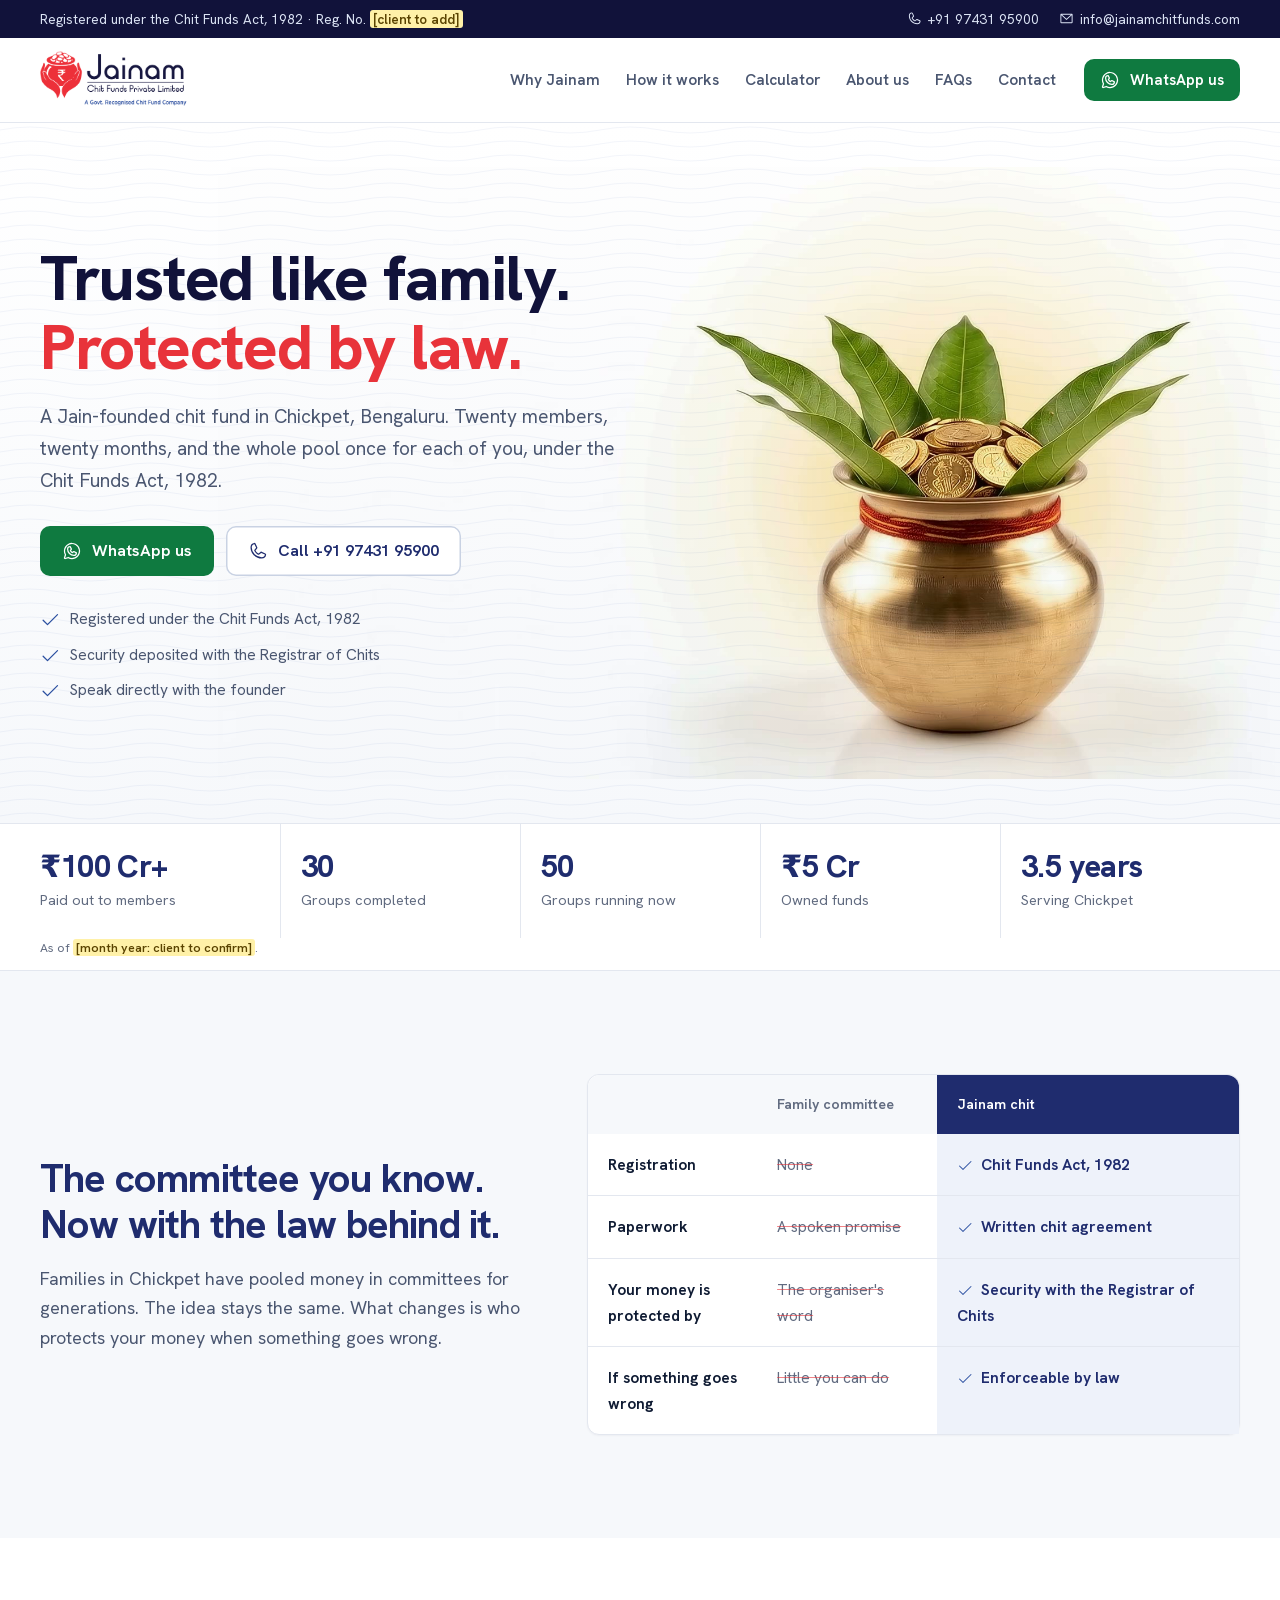
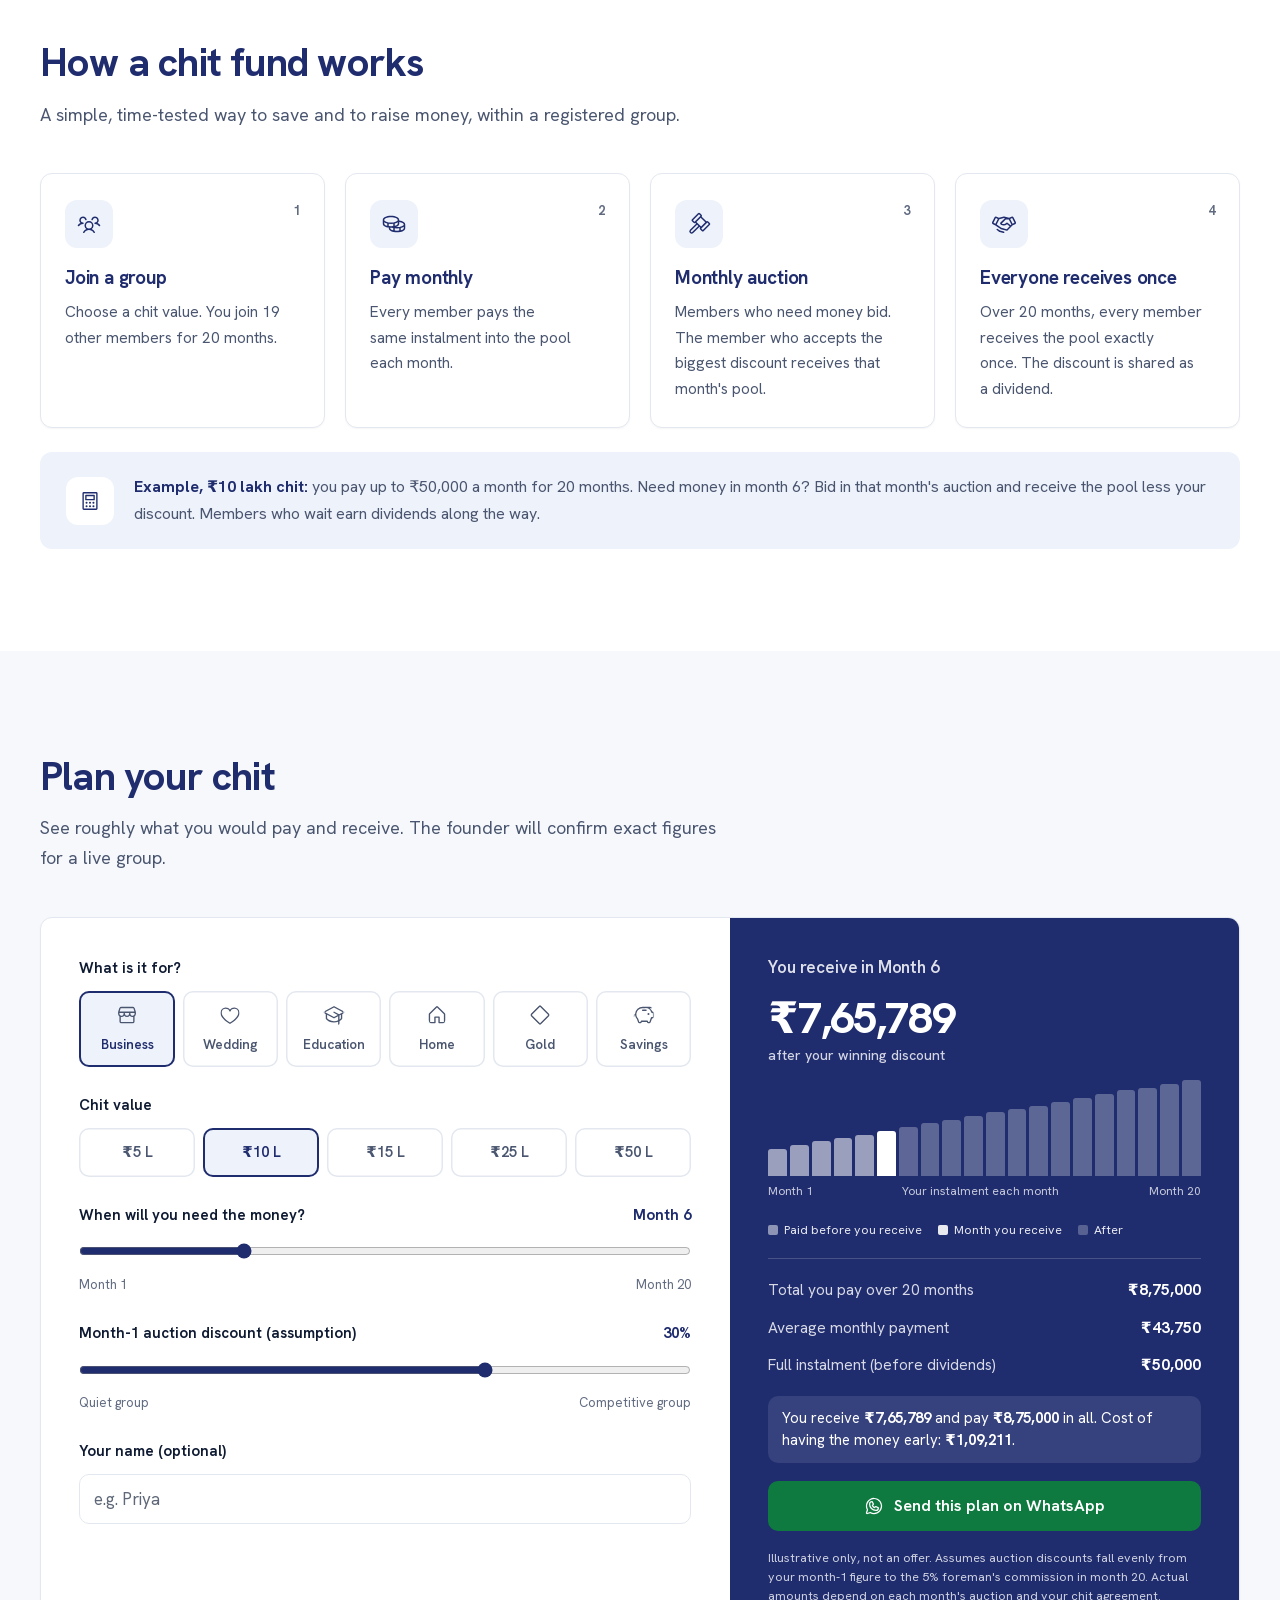
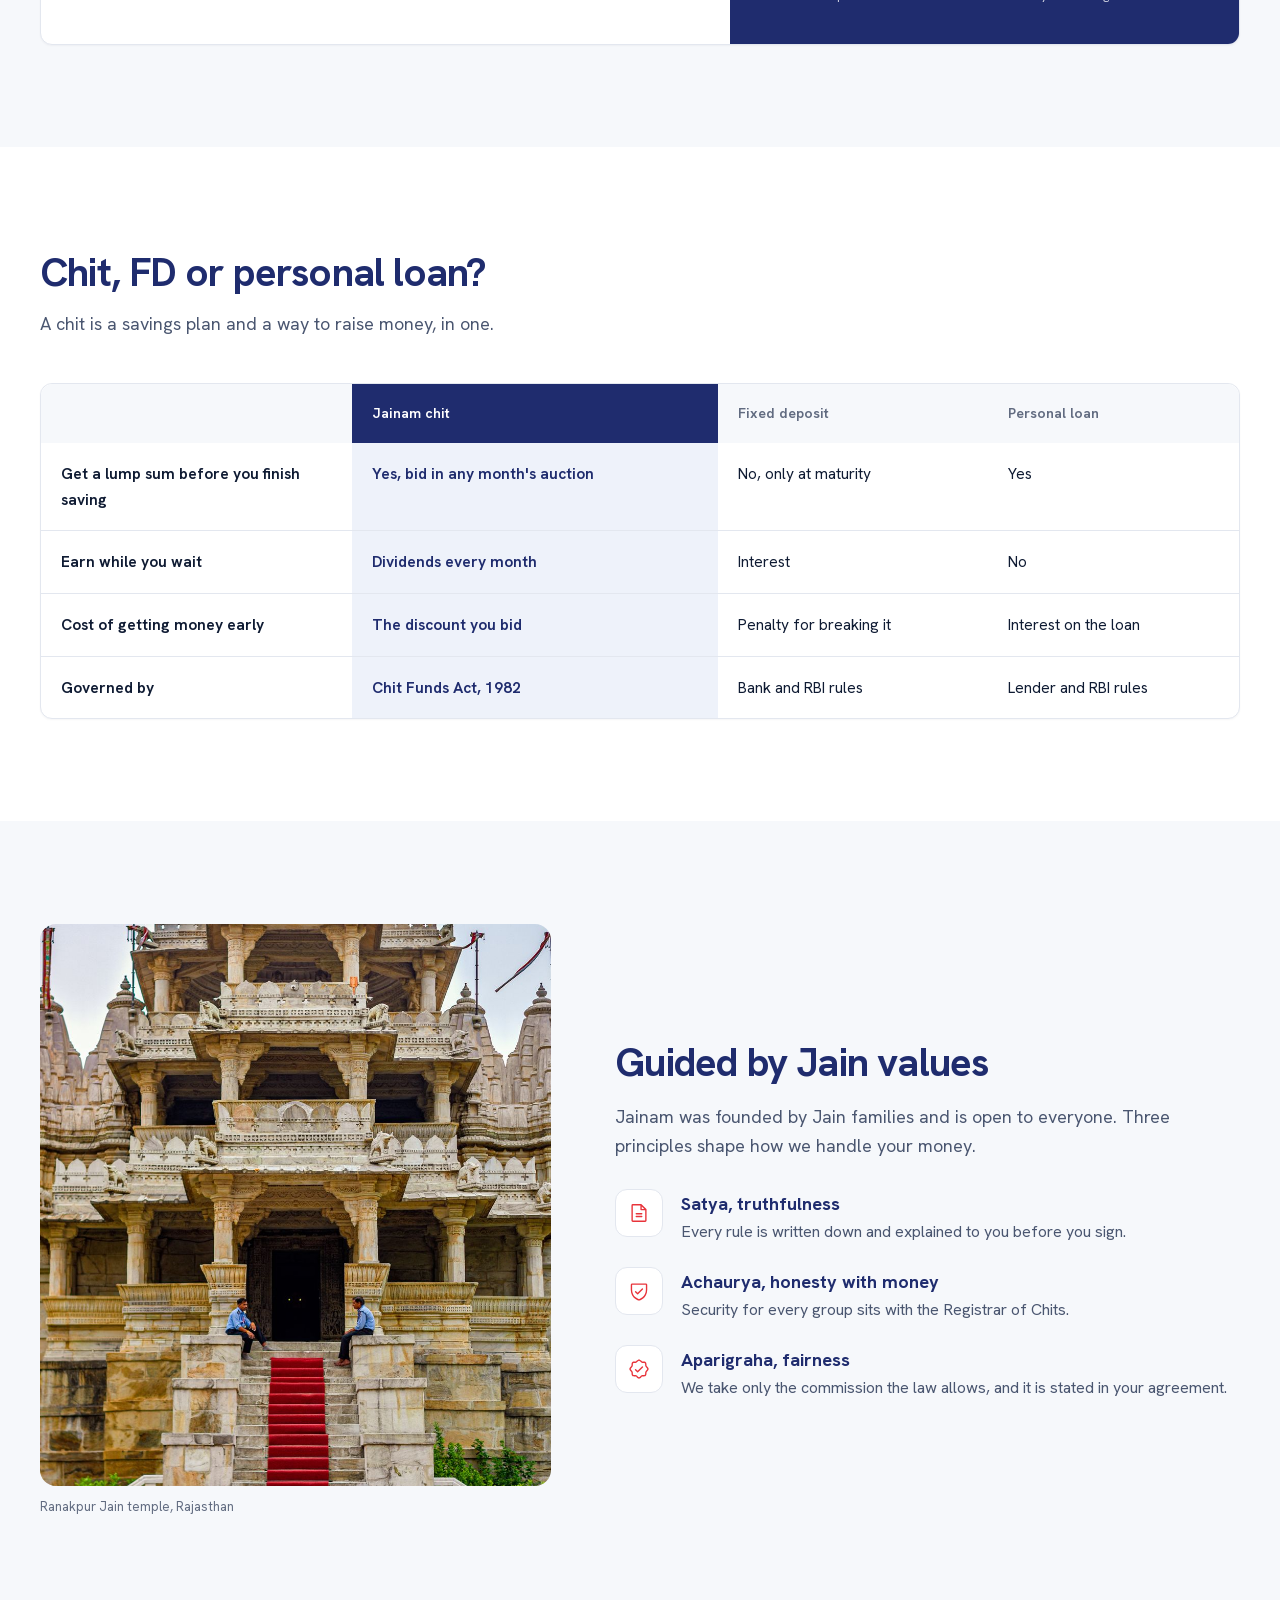
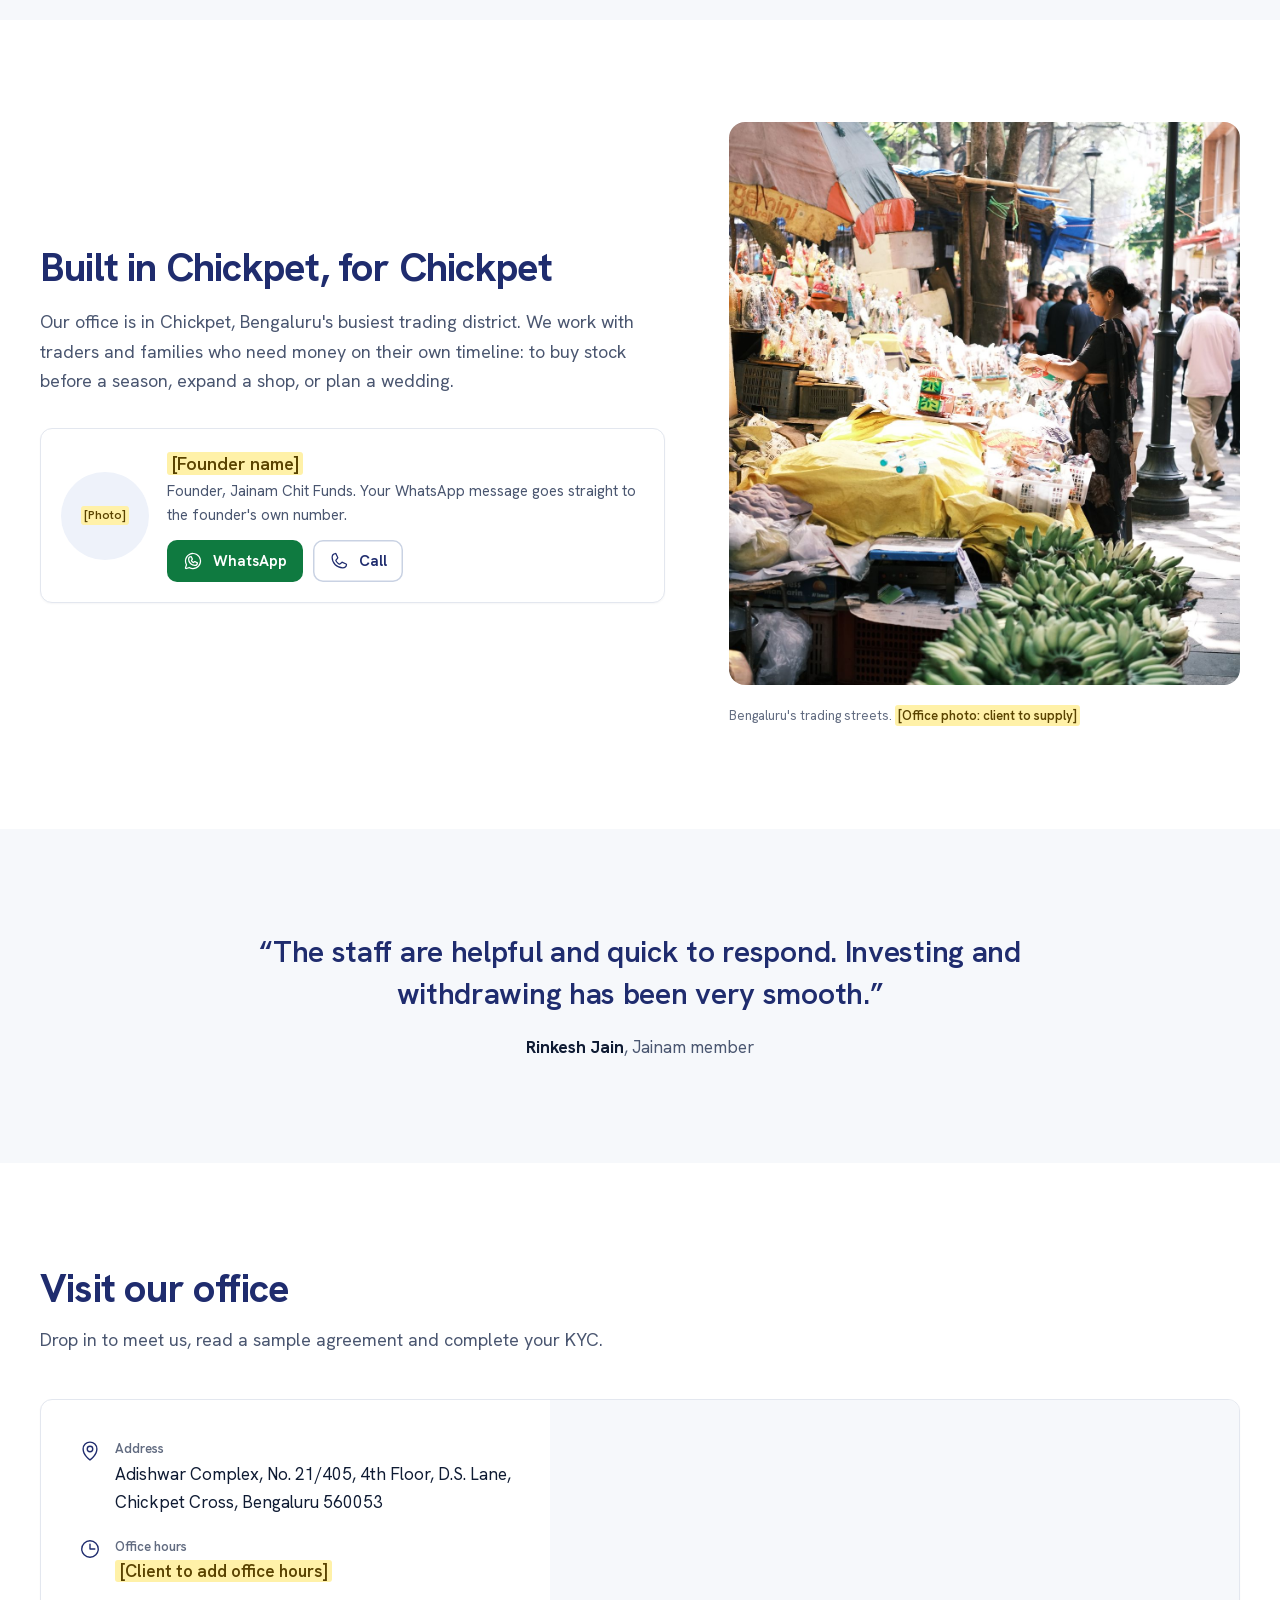
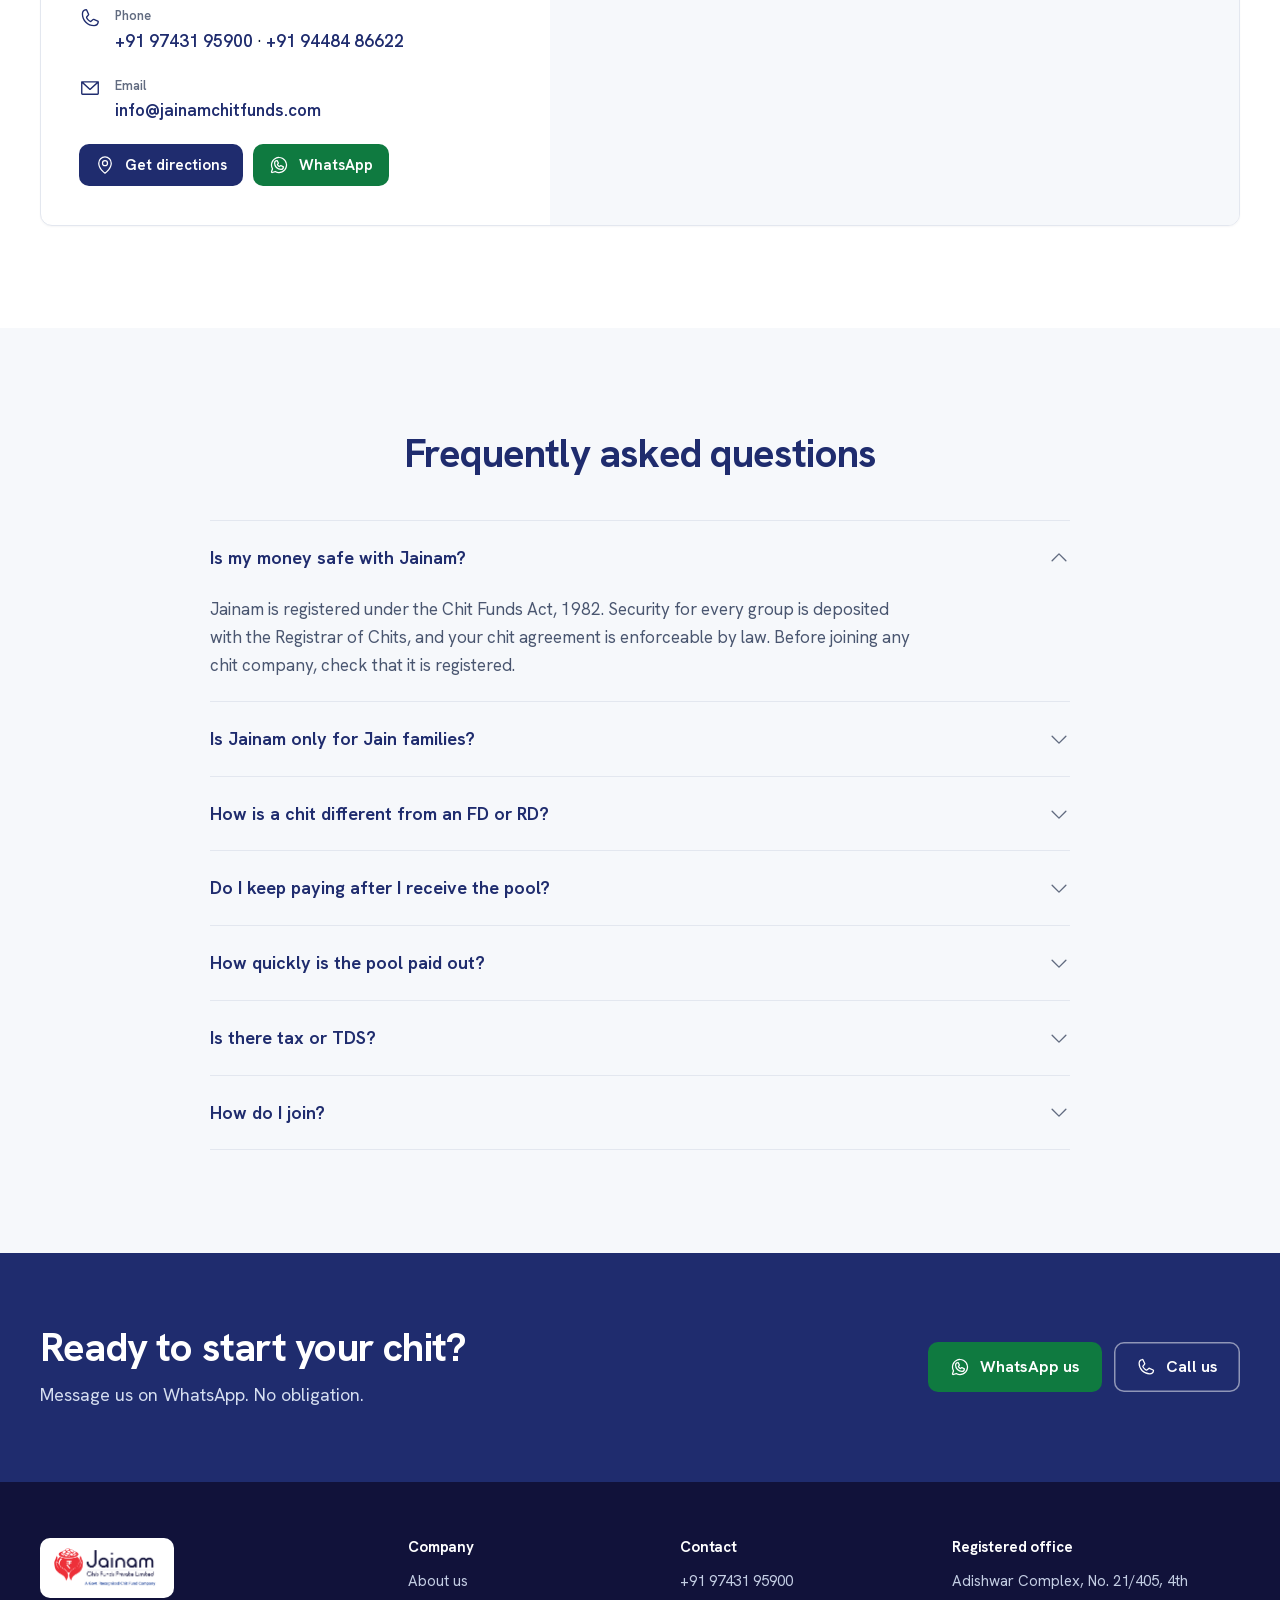
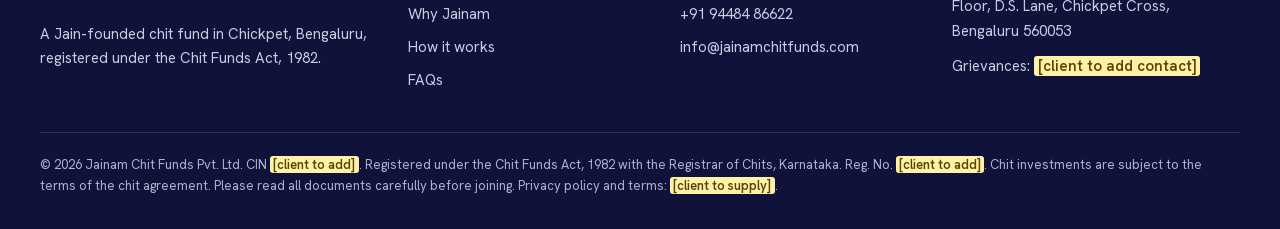
<file: index.html>
<!doctype html>
<html lang="en-IN">
<head>
<meta charset="utf-8">
<meta name="viewport" content="width=device-width, initial-scale=1">
<title>Jainam Chit Funds | Jain-founded, registered chit fund in Chickpet, Bengaluru</title>
<meta name="description" content="Jainam Chit Funds is a Jain-founded chit fund in Chickpet, Bengaluru, registered under the Chit Funds Act, 1982. Chit plans from ₹5 lakh to ₹50 lakh over 20 months.">
<meta name="theme-color" content="#11123a">
<link rel="preload" href="assets/fonts/hanken-latin.woff2" as="font" type="font/woff2" crossorigin>
<link rel="stylesheet" href="assets/pro/pro.css">
<link rel="stylesheet" href="assets/ultimate/ultimate.css">
<script type="module" src="assets/pro/pro.js"></script>
<script type="module" src="assets/ultimate/ultimate.js"></script>
</head>
<body data-wa="919743195900" data-greeting="Jai Jinendra!">

<div class="utility">
  <div class="wrap">
    <span class="reg">Registered under the Chit Funds Act, 1982<span class="regno"> · Reg. No. <span class="todo">[client to add]</span></span></span>
    <div class="right">
      <a href="tel:+919743195900"><span class="ico" data-i="phone"></span>+91 97431 95900</a>
      <a class="email" href="mailto:info@jainamchitfunds.com"><span class="ico" data-i="envelope-simple"></span>info@jainamchitfunds.com</a>
    </div>
  </div>
</div>

<header class="header">
  <div class="wrap">
    <a class="brand" href="#top"><img src="assets/brand/jainam-logo.png" alt="Jainam Chit Funds Private Limited, a Govt. recognised chit fund company" width="852" height="322"></a>
    <nav class="nav" aria-label="Main">
      <a href="#committee">Why Jainam</a><a href="#how">How it works</a><a href="#calculator">Calculator</a><a href="#about">About us</a><a href="#faq">FAQs</a><a href="#visit">Contact</a>
    </nav>
    <details class="menu">
      <summary aria-label="Menu"><span class="ico" data-i="list"></span></summary>
      <nav class="nav" aria-label="Main, mobile">
        <a href="#committee">Why Jainam</a><a href="#how">How it works</a><a href="#calculator">Calculator</a><a href="#about">About us</a><a href="#faq">FAQs</a><a href="#visit">Contact</a>
      </nav>
    </details>
    <a class="btn btn-wa btn-sm" href="https://wa.me/919743195900?text=Jai%20Jinendra!%20I%27d%20like%20to%20know%20about%20Jainam%27s%20chit%20plans." target="_blank" rel="noopener"><span class="ico" data-i="whatsapp-logo"></span>WhatsApp us</a>
  </div>
</header>

<main id="top">

<section class="hero" aria-labelledby="hero-title">
  <video class="kalash" muted loop playsinline preload="auto" poster="assets/video/kalash-poster.jpg" aria-hidden="true" data-kalash>
    <source src="assets/video/kalash.mp4" type="video/mp4">
  </video>
  <div class="wrap">
    <div class="copy">
      <h1 id="hero-title">Trusted like family. <span class="red">Protected by law.</span></h1>
      <p class="sub">A Jain-founded chit fund in Chickpet, Bengaluru. Twenty members, twenty months, and the whole pool once for each of you, under the Chit Funds Act, 1982.</p>
      <div class="actions">
        <a class="btn btn-wa" href="https://wa.me/919743195900?text=Jai%20Jinendra!%20I%27d%20like%20to%20know%20about%20Jainam%27s%20chit%20plans." target="_blank" rel="noopener"><span class="ico" data-i="whatsapp-logo"></span>WhatsApp us</a>
        <a class="btn btn-line" href="tel:+919743195900"><span class="ico" data-i="phone"></span>Call +91 97431 95900</a>
      </div>
      <ul class="ticks">
        <li><span class="ico" data-i="check"></span>Registered under the Chit Funds Act, 1982</li>
        <li><span class="ico" data-i="check"></span>Security deposited with the Registrar of Chits</li>
        <li><span class="ico" data-i="check"></span>Speak directly with the founder</li>
      </ul>
    </div>
  </div>
</section>

<section class="facts" aria-label="Jainam in numbers">
  <div class="wrap">
    <div class="stat"><b>₹100 Cr+</b><span>Paid out to members</span></div>
    <div class="stat"><b>30</b><span>Groups completed</span></div>
    <div class="stat"><b>50</b><span>Groups running now</span></div>
    <div class="stat"><b>₹5 Cr</b><span>Owned funds</span></div>
    <div class="stat"><b>3.5 years</b><span>Serving Chickpet</span></div>
    <p class="note">As of <span class="todo">[month year: client to confirm]</span>.</p>
  </div>
</section>

<section class="section tint" id="committee">
  <div class="wrap committee">
    <div>
      <h2>The committee you know. Now with the law behind it.</h2>
      <p class="lede">Families in Chickpet have pooled money in committees for generations. The idea stays the same. What changes is who protects your money when something goes wrong.</p>
    </div>
    <div class="card">
      <table class="compare">
        <thead><tr><th scope="col"><span class="sr">Question</span></th><th scope="col">Family committee</th><th scope="col" class="us">Jainam chit</th></tr></thead>
        <tbody>
          <tr><th scope="row">Registration</th><td class="old" data-label="Committee">None</td><td class="us" data-label="Jainam"><span class="ico" data-i="check"></span>Chit Funds Act, 1982</td></tr>
          <tr><th scope="row">Paperwork</th><td class="old" data-label="Committee">A spoken promise</td><td class="us" data-label="Jainam"><span class="ico" data-i="check"></span>Written chit agreement</td></tr>
          <tr><th scope="row">Your money is protected by</th><td class="old" data-label="Committee">The organiser's word</td><td class="us" data-label="Jainam"><span class="ico" data-i="check"></span>Security with the Registrar of Chits</td></tr>
          <tr><th scope="row">If something goes wrong</th><td class="old" data-label="Committee">Little you can do</td><td class="us" data-label="Jainam"><span class="ico" data-i="check"></span>Enforceable by law</td></tr>
        </tbody>
      </table>
    </div>
  </div>
</section>

<section class="section" id="how">
  <div class="wrap">
    <div class="intro">
      <h2>How a chit fund works</h2>
      <p>A simple, time-tested way to save and to raise money, within a registered group.</p>
    </div>
    <ol class="steps">
      <li class="card"><span class="well"><span class="ico" data-i="users-three"></span></span><h3>Join a group</h3><p>Choose a chit value. You join 19 other members for 20 months.</p></li>
      <li class="card"><span class="well"><span class="ico" data-i="coins"></span></span><h3>Pay monthly</h3><p>Every member pays the same instalment into the pool each month.</p></li>
      <li class="card"><span class="well"><span class="ico" data-i="gavel"></span></span><h3>Monthly auction</h3><p>Members who need money bid. The member who accepts the biggest discount receives that month's pool.</p></li>
      <li class="card"><span class="well"><span class="ico" data-i="handshake"></span></span><h3>Everyone receives once</h3><p>Over 20 months, every member receives the pool exactly once. The discount is shared as a dividend.</p></li>
    </ol>
    <div class="example">
      <span class="well"><span class="ico" data-i="calculator"></span></span>
      <p><b>Example, ₹10 lakh chit:</b> you pay up to ₹50,000 a month for 20 months. Need money in month 6? Bid in that month's auction and receive the pool less your discount. Members who wait earn dividends along the way.</p>
    </div>
  </div>
</section>

<section class="section tint" id="calculator">
  <div class="wrap">
    <div class="intro">
      <h2>Plan your chit</h2>
      <p>See roughly what you would pay and receive. The founder will confirm exact figures for a live group.</p>
    </div>
    <div class="card calc">
      <form data-calc onsubmit="return false">
        <fieldset class="field">
          <legend>What is it for?</legend>
          <div class="goals">
            <label class="choice"><input type="radio" name="goal" value="Business" checked><span><span class="ico" data-i="storefront"></span>Business</span></label>
            <label class="choice"><input type="radio" name="goal" value="Wedding"><span><span class="ico" data-i="heart"></span>Wedding</span></label>
            <label class="choice"><input type="radio" name="goal" value="Education"><span><span class="ico" data-i="graduation-cap"></span>Education</span></label>
            <label class="choice"><input type="radio" name="goal" value="Home"><span><span class="ico" data-i="house"></span>Home</span></label>
            <label class="choice"><input type="radio" name="goal" value="Gold"><span><span class="ico" data-i="diamond"></span>Gold</span></label>
            <label class="choice"><input type="radio" name="goal" value="Savings"><span><span class="ico" data-i="piggy-bank"></span>Savings</span></label>
          </div>
        </fieldset>
        <fieldset class="field">
          <legend>Chit value</legend>
          <div class="pools">
            <label class="choice"><input type="radio" name="pool" value="500000"><span>₹5 L</span></label>
            <label class="choice"><input type="radio" name="pool" value="1000000" checked><span>₹10 L</span></label>
            <label class="choice"><input type="radio" name="pool" value="1500000"><span>₹15 L</span></label>
            <label class="choice"><input type="radio" name="pool" value="2500000"><span>₹25 L</span></label>
            <label class="choice"><input type="radio" name="pool" value="5000000"><span>₹50 L</span></label>
          </div>
        </fieldset>
        <div class="field">
          <label for="month">When will you need the money? <output data-out="month">Month 6</output></label>
          <input id="month" type="range" name="month" min="1" max="20" value="6">
          <div class="ends"><span>Month 1</span><span>Month 20</span></div>
        </div>
        <div class="field">
          <label for="discount">Month-1 auction discount (assumption) <output data-out="discount">30%</output></label>
          <input id="discount" type="range" name="discount" min="10" max="40" value="30">
          <div class="ends"><span>Quiet group</span><span>Competitive group</span></div>
        </div>
        <div class="field" style="margin-bottom:0">
          <label for="calc-name">Your name (optional)</label>
          <input id="calc-name" type="text" name="name" placeholder="e.g. Priya" autocomplete="given-name">
        </div>
      </form>
      <div class="result" aria-live="polite">
        <h3>You receive in <span data-out="take">Month 6</span></h3>
        <p class="big"><span data-out="receive">₹7,89,474</span><small>after your winning discount</small></p>
        <div>
          <div class="chart" data-out="chart" role="img" aria-label="Your monthly instalment for each of the 20 months"></div>
          <div class="chart-axis" aria-hidden="true"><span>Month 1</span><span>Your instalment each month</span><span>Month 20</span></div>
        </div>
        <div class="bars-legend" aria-hidden="true"><span><i class="k-paid"></i>Paid before you receive</span><span><i class="k-take"></i>Month you receive</span><span><i class="k-due"></i>After</span></div>
        <dl>
          <div><dt>Total you pay over 20 months</dt><dd data-out="total">₹8,68,750</dd></div>
          <div><dt>Average monthly payment</dt><dd data-out="avg">₹43,438</dd></div>
          <div><dt>Full instalment (before dividends)</dt><dd data-out="full">₹50,000</dd></div>
        </dl>
        <p class="net" data-out="net"></p>
        <a class="btn btn-wa" data-send href="https://wa.me/919743195900" target="_blank" rel="noopener"><span class="ico" data-i="whatsapp-logo"></span>Send this plan on WhatsApp</a>
        <p class="fine">Illustrative only, not an offer. Assumes auction discounts fall evenly from your month-1 figure to the 5% foreman's commission in month 20. Actual amounts depend on each month's auction and your chit agreement.</p>
      </div>
    </div>
  </div>
</section>

<section class="section" id="compare">
  <div class="wrap">
    <div class="intro">
      <h2>Chit, FD or personal loan?</h2>
      <p>A chit is a savings plan and a way to raise money, in one.</p>
    </div>
    <div class="card">
      <table class="compare">
        <thead><tr><th scope="col"><span class="sr">Question</span></th><th scope="col" class="us">Jainam chit</th><th scope="col">Fixed deposit</th><th scope="col">Personal loan</th></tr></thead>
        <tbody>
          <tr><th scope="row">Get a lump sum before you finish saving</th><td class="us" data-label="Chit">Yes, bid in any month's auction</td><td data-label="FD">No, only at maturity</td><td data-label="Loan">Yes</td></tr>
          <tr><th scope="row">Earn while you wait</th><td class="us" data-label="Chit">Dividends every month</td><td data-label="FD">Interest</td><td data-label="Loan">No</td></tr>
          <tr><th scope="row">Cost of getting money early</th><td class="us" data-label="Chit">The discount you bid</td><td data-label="FD">Penalty for breaking it</td><td data-label="Loan">Interest on the loan</td></tr>
          <tr><th scope="row">Governed by</th><td class="us" data-label="Chit">Chit Funds Act, 1982</td><td data-label="FD">Bank and RBI rules</td><td data-label="Loan">Lender and RBI rules</td></tr>
        </tbody>
      </table>
    </div>
  </div>
</section>

<section class="section tint" id="values">
  <div class="wrap split">
    <figure class="photo">
      <img src="assets/photos/ranakpur.jpg" alt="The carved marble facade of the Ranakpur Jain temple" width="1000" height="1534" loading="lazy">
      <figcaption>Ranakpur Jain temple, Rajasthan</figcaption>
    </figure>
    <div>
      <h2>Guided by Jain values</h2>
      <p class="lede">Jainam was founded by Jain families and is open to everyone. Three principles shape how we handle your money.</p>
      <ul class="values">
        <li><span class="well"><span class="ico" data-i="file-text"></span></span><div><b>Satya, truthfulness</b><p>Every rule is written down and explained to you before you sign.</p></div></li>
        <li><span class="well"><span class="ico" data-i="shield-check"></span></span><div><b>Achaurya, honesty with money</b><p>Security for every group sits with the Registrar of Chits.</p></div></li>
        <li><span class="well"><span class="ico" data-i="seal-check"></span></span><div><b>Aparigraha, fairness</b><p>We take only the commission the law allows, and it is stated in your agreement.</p></div></li>
      </ul>
    </div>
  </div>
</section>

<section class="section" id="about">
  <div class="wrap split flip">
    <figure class="photo">
      <img src="assets/photos/bengaluru-trade.jpg" alt="A trader arranging goods at her stall on a busy Bengaluru market street" width="1200" height="1800" loading="lazy">
      <figcaption>Bengaluru's trading streets. <span class="todo photo-tag">[Office photo: client to supply]</span></figcaption>
    </figure>
    <div>
      <h2>Built in Chickpet, for Chickpet</h2>
      <p class="lede">Our office is in Chickpet, Bengaluru's busiest trading district. We work with traders and families who need money on their own timeline: to buy stock before a season, expand a shop, or plan a wedding.</p>
      <div class="card founder">
        <div class="avatar"><span class="todo">[Photo]</span></div>
        <div>
          <b><span class="todo">[Founder name]</span></b>
          <p>Founder, Jainam Chit Funds. Your WhatsApp message goes straight to the founder's own number.</p>
          <div class="row">
            <a class="btn btn-wa btn-sm" href="https://wa.me/919743195900?text=Jai%20Jinendra!%20I%27d%20like%20to%20know%20about%20Jainam%27s%20chit%20plans." target="_blank" rel="noopener"><span class="ico" data-i="whatsapp-logo"></span>WhatsApp</a>
            <a class="btn btn-line btn-sm" href="tel:+919743195900"><span class="ico" data-i="phone"></span>Call</a>
          </div>
        </div>
      </div>
    </div>
  </div>
</section>

<section class="section tint">
  <figure class="wrap quote">
    <blockquote>“The staff are helpful and quick to respond. Investing and withdrawing has been very smooth.”</blockquote>
    <figcaption><b>Rinkesh Jain</b>, Jainam member</figcaption>
  </figure>
</section>

<section class="section" id="visit">
  <div class="wrap">
    <div class="intro">
      <h2>Visit our office</h2>
      <p>Drop in to meet us, read a sample agreement and complete your KYC.</p>
    </div>
    <div class="card visit">
      <div class="info">
        <div class="line"><span class="ico" data-i="map-pin"></span><div><small>Address</small>Adishwar Complex, No. 21/405, 4th Floor, D.S. Lane, Chickpet Cross, Bengaluru 560053</div></div>
        <div class="line"><span class="ico" data-i="clock"></span><div><small>Office hours</small><span class="todo">[Client to add office hours]</span></div></div>
        <div class="line"><span class="ico" data-i="phone"></span><div><small>Phone</small><a href="tel:+919743195900">+91 97431 95900</a> · <a href="tel:+919448486622">+91 94484 86622</a></div></div>
        <div class="line"><span class="ico" data-i="envelope-simple"></span><div><small>Email</small><a href="mailto:info@jainamchitfunds.com">info@jainamchitfunds.com</a></div></div>
        <div class="actions">
          <a class="btn btn-navy btn-sm" href="https://www.google.com/maps/search/?api=1&amp;query=Adishwar+Complex+D.S.+Lane+Chickpet+Bengaluru+560053" target="_blank" rel="noopener"><span class="ico" data-i="map-pin"></span>Get directions</a>
          <a class="btn btn-wa btn-sm" href="https://wa.me/919743195900?text=Jai%20Jinendra!%20I%27d%20like%20to%20visit%20your%20office." target="_blank" rel="noopener"><span class="ico" data-i="whatsapp-logo"></span>WhatsApp</a>
        </div>
      </div>
      <iframe title="Map showing Jainam Chit Funds office in Chickpet, Bengaluru" src="https://maps.google.com/maps?q=Adishwar%20Complex%20D.S.%20Lane%20Chickpet%20Bengaluru%20560053&amp;output=embed" width="700" height="420" loading="lazy" referrerpolicy="no-referrer-when-downgrade"></iframe>
    </div>
  </div>
</section>

<section class="section tint" id="faq">
  <div class="wrap">
    <div class="intro center"><h2>Frequently asked questions</h2></div>
    <div class="faq">
      <details open><summary>Is my money safe with Jainam?<span class="ico" data-i="caret-down"></span></summary><p>Jainam is registered under the Chit Funds Act, 1982. Security for every group is deposited with the Registrar of Chits, and your chit agreement is enforceable by law. Before joining any chit company, check that it is registered.</p></details>
      <details><summary>Is Jainam only for Jain families?<span class="ico" data-i="caret-down"></span></summary><p>No. Jainam was founded by Jain families and follows Jain values, but anyone can join a group.</p></details>
      <details><summary>How is a chit different from an FD or RD?<span class="ico" data-i="caret-down"></span></summary><p>An FD or RD pays interest on your own savings. A chit lets you receive the whole pool early, in the month you need it, and pays dividends to members who wait.</p></details>
      <details><summary>Do I keep paying after I receive the pool?<span class="ico" data-i="caret-down"></span></summary><p>Yes, until the group ends in month 20. As the Act requires, we take security from a member before paying out the pool, so the rest of the group stays protected.</p></details>
      <details><summary>How quickly is the pool paid out?<span class="ico" data-i="caret-down"></span></summary><p><span class="todo">[Client to confirm: paid within X working days of the auction, once security is in place.]</span></p></details>
      <details><summary>Is there tax or TDS?<span class="ico" data-i="caret-down"></span></summary><p><span class="todo">[Client to confirm how dividends and the pool are taxed, and whether TDS applies.]</span></p></details>
      <details><summary>How do I join?<span class="ico" data-i="caret-down"></span></summary><p>Message us on WhatsApp. We will suggest a group, share the agreement for you to read at home, and complete KYC at our Chickpet office.</p></details>
    </div>
  </div>
</section>

<section class="cta" aria-labelledby="cta-title">
  <div class="wrap">
    <div>
      <h2 id="cta-title">Ready to start your chit?</h2>
      <p>Message us on WhatsApp. No obligation.</p>
    </div>
    <div class="actions">
      <a class="btn btn-wa" href="https://wa.me/919743195900?text=Jai%20Jinendra!%20I%27d%20like%20to%20know%20about%20Jainam%27s%20chit%20plans." target="_blank" rel="noopener"><span class="ico" data-i="whatsapp-logo"></span>WhatsApp us</a>
      <a class="btn btn-line" href="tel:+919743195900"><span class="ico" data-i="phone"></span>Call us</a>
    </div>
  </div>
</section>

</main>

<footer class="footer">
  <div class="wrap">
    <div class="grid">
      <div>
        <a class="brand logo-chip" href="#top"><img src="assets/brand/jainam-logo.png" alt="Jainam Chit Funds Private Limited" width="852" height="322" loading="lazy"></a>
        <p style="margin-top:16px">A Jain-founded chit fund in Chickpet, Bengaluru, registered under the Chit Funds Act, 1982.</p>
      </div>
      <div><h3>Company</h3><ul><li><a href="#about">About us</a></li><li><a href="#committee">Why Jainam</a></li><li><a href="#how">How it works</a></li><li><a href="#faq">FAQs</a></li></ul></div>
      <div><h3>Contact</h3><ul><li><a href="tel:+919743195900">+91 97431 95900</a></li><li><a href="tel:+919448486622">+91 94484 86622</a></li><li><a href="mailto:info@jainamchitfunds.com">info@jainamchitfunds.com</a></li></ul></div>
      <div><h3>Registered office</h3><p>Adishwar Complex, No. 21/405, 4th Floor, D.S. Lane, Chickpet Cross, Bengaluru 560053</p><p style="margin-top:10px">Grievances: <span class="todo">[client to add contact]</span></p></div>
    </div>
    <p class="legal">© 2026 Jainam Chit Funds Pvt. Ltd. CIN <span class="todo">[client to add]</span>. Registered under the Chit Funds Act, 1982 with the Registrar of Chits, Karnataka. Reg. No. <span class="todo">[client to add]</span>. Chit investments are subject to the terms of the chit agreement. Please read all documents carefully before joining. Privacy policy and terms: <span class="todo">[client to supply]</span>.</p>
  </div>
</footer>

<div class="dock">
  <a class="btn btn-wa" href="https://wa.me/919743195900?text=Jai%20Jinendra!%20I%27d%20like%20to%20know%20about%20Jainam%27s%20chit%20plans." target="_blank" rel="noopener"><span class="ico" data-i="whatsapp-logo"></span>WhatsApp</a>
  <a class="btn btn-navy" href="tel:+919743195900"><span class="ico" data-i="phone"></span>Call</a>
</div>

</body>
</html>
</file>
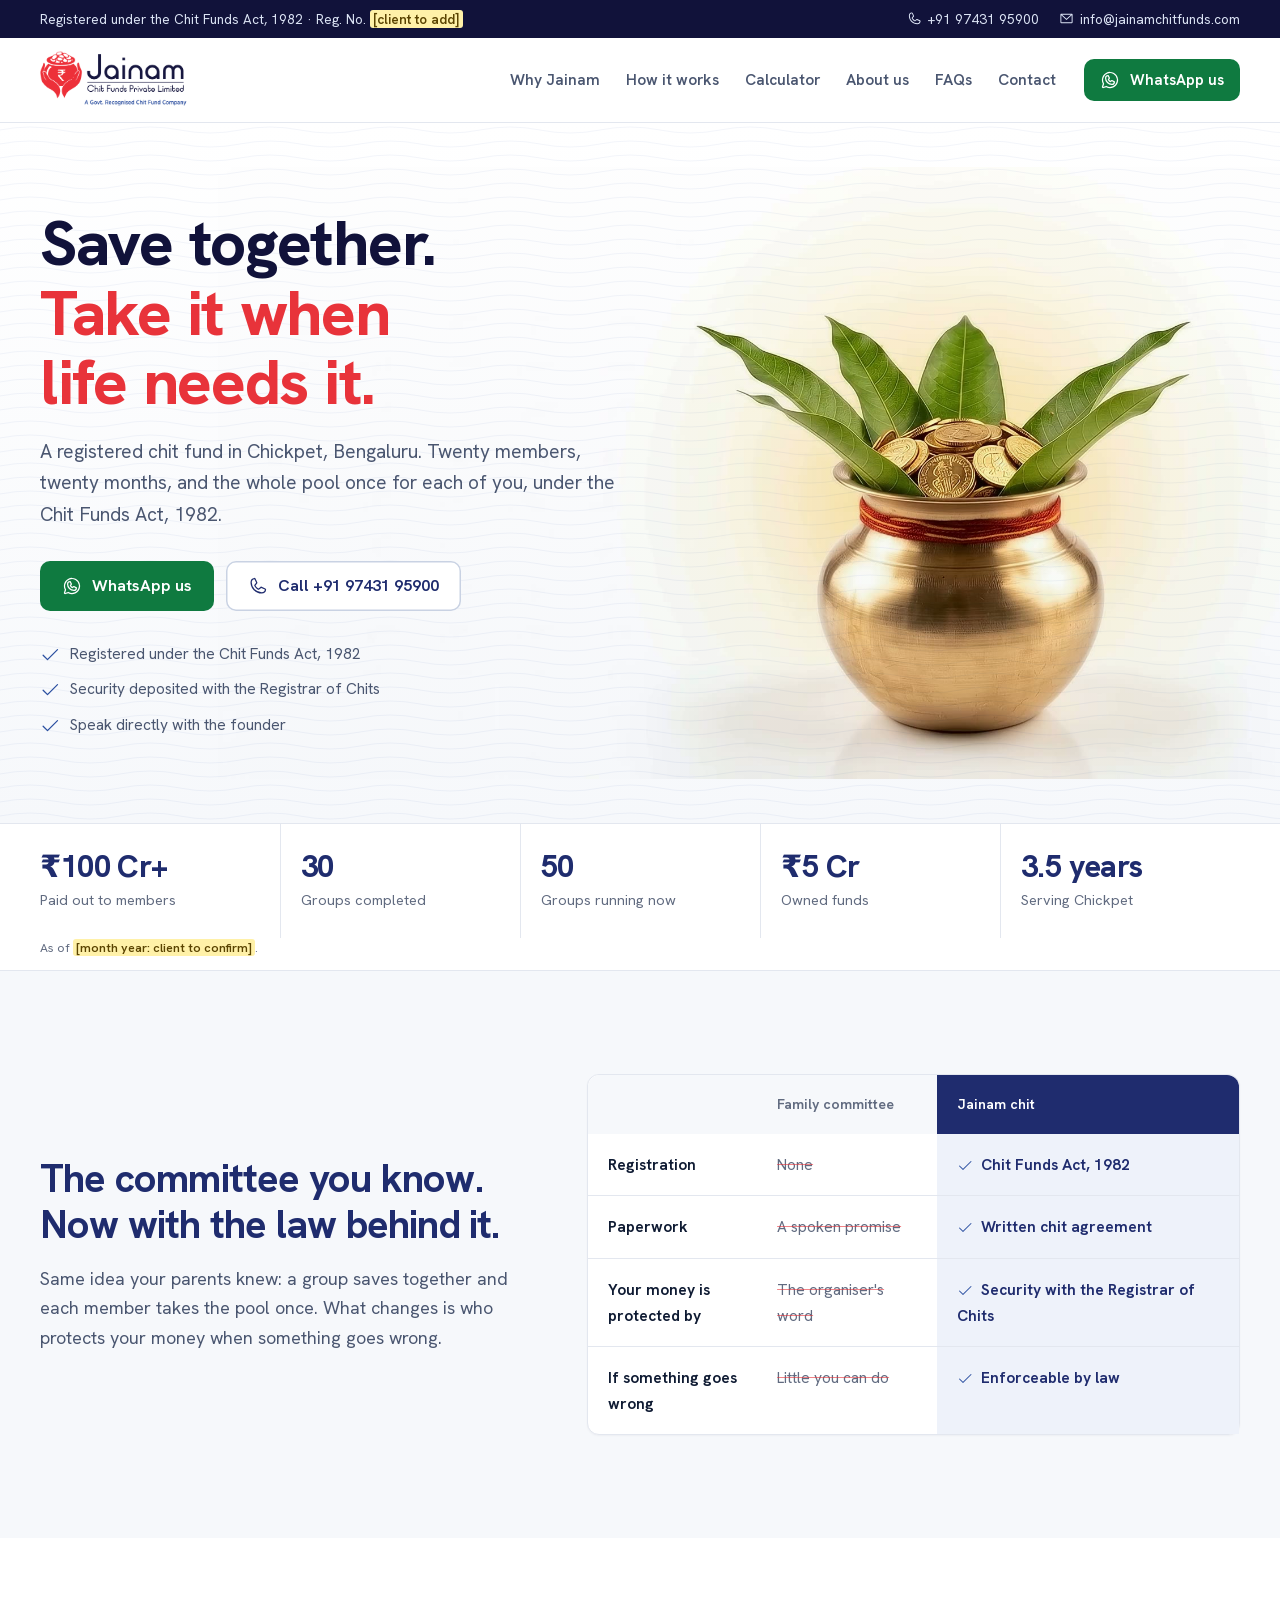
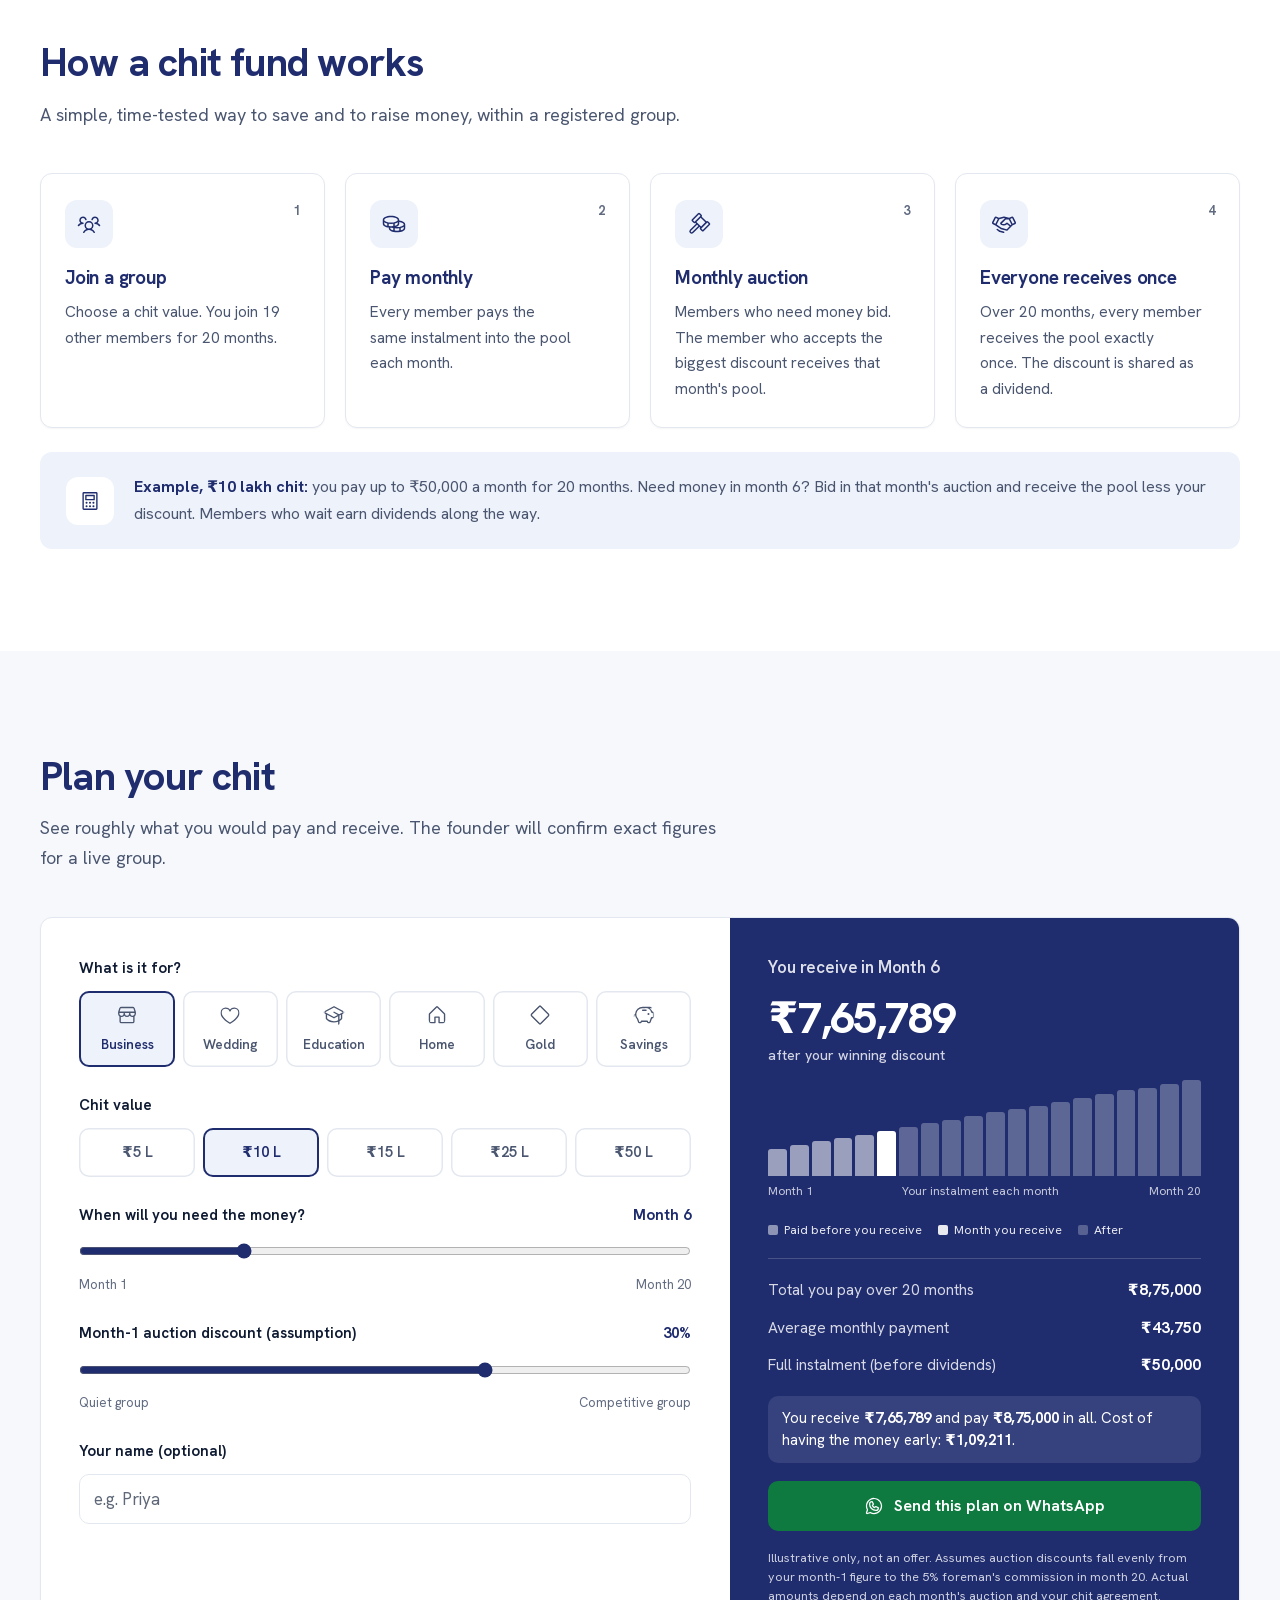
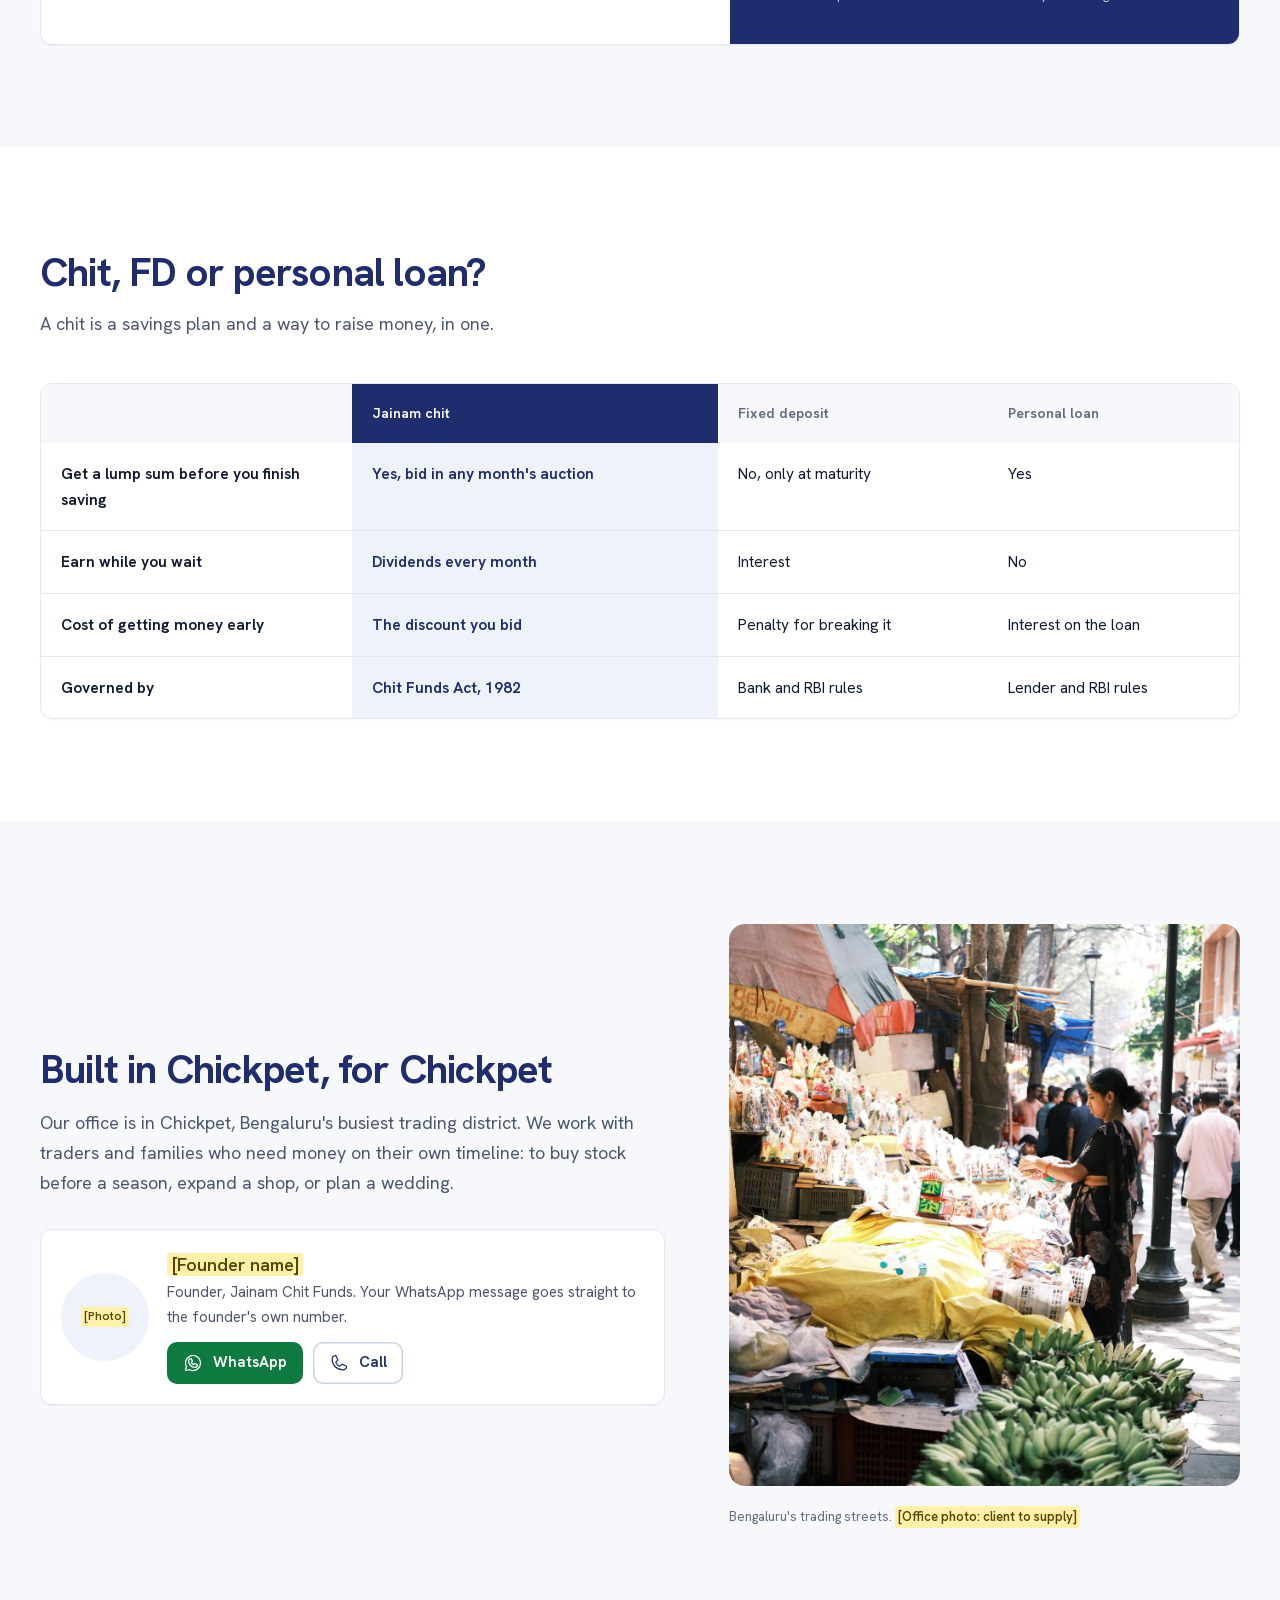
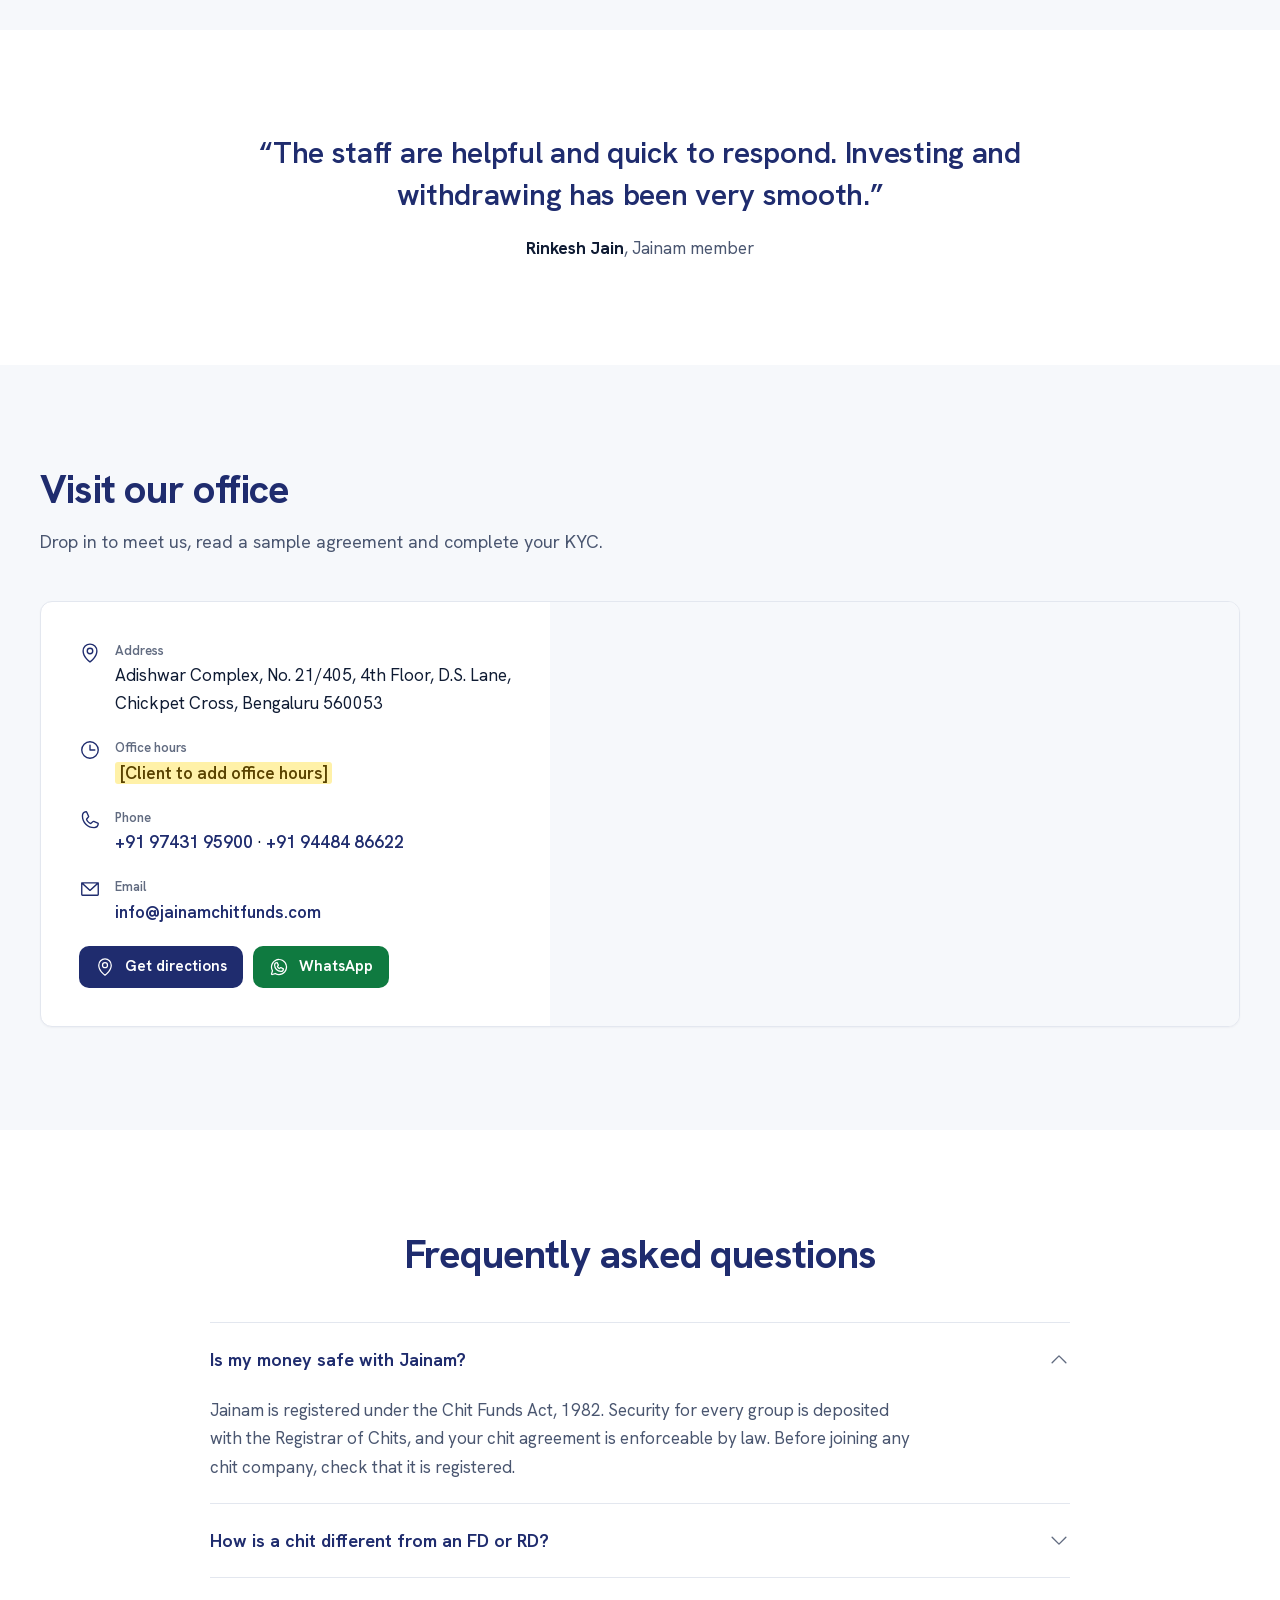
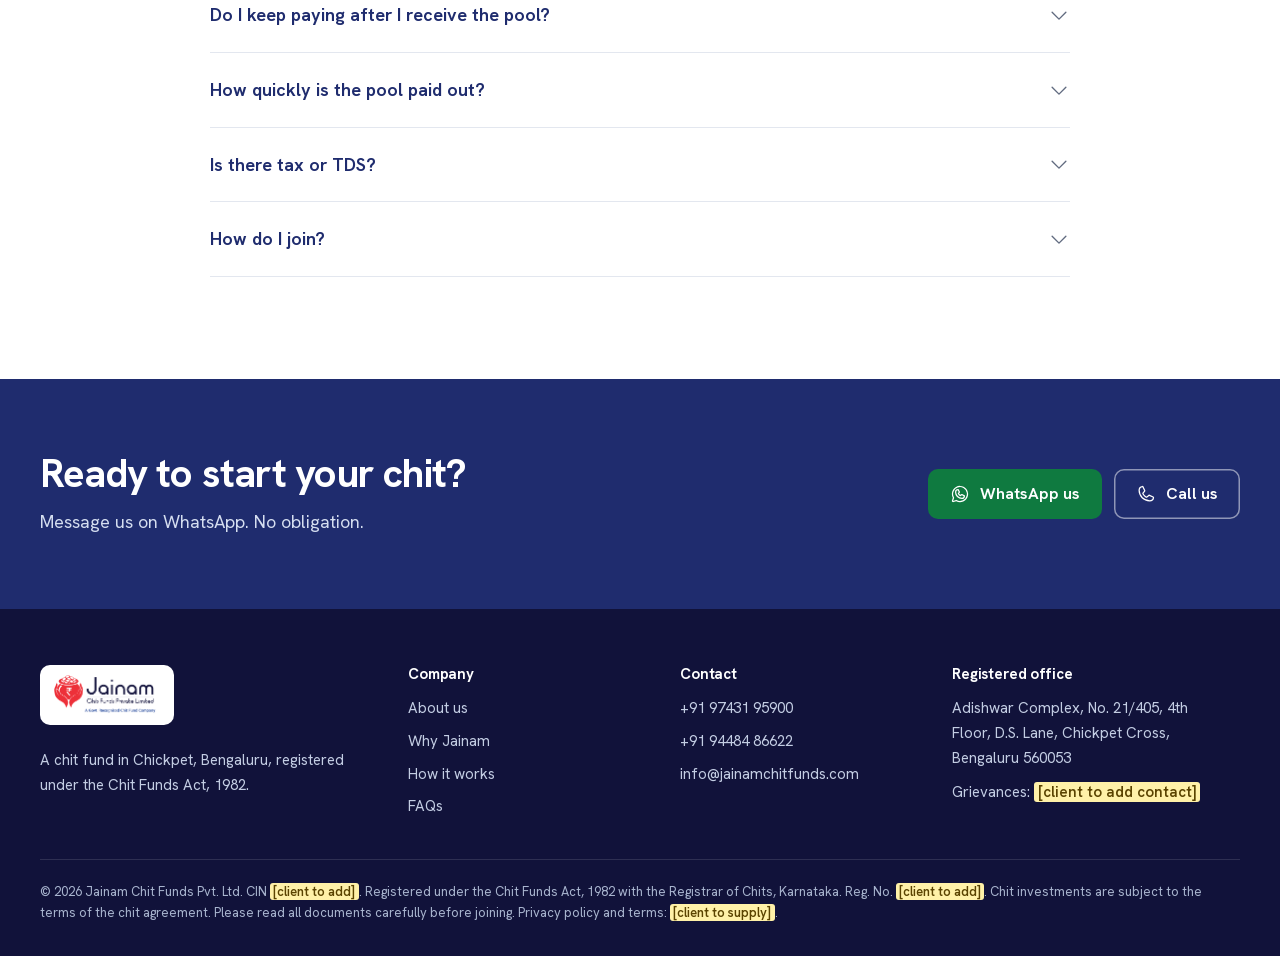
<file: standard.html>
<!doctype html>
<html lang="en-IN">
<head>
<meta charset="utf-8">
<meta name="viewport" content="width=device-width, initial-scale=1">
<title>Jainam Chit Funds | Registered chit fund in Chickpet, Bengaluru</title>
<meta name="description" content="Jainam Chit Funds is a chit fund in Chickpet, Bengaluru, registered under the Chit Funds Act, 1982. Chit plans from ₹5 lakh to ₹50 lakh over 20 months.">
<meta name="theme-color" content="#11123a">
<link rel="preload" href="assets/fonts/hanken-latin.woff2" as="font" type="font/woff2" crossorigin>
<link rel="stylesheet" href="assets/pro/pro.css">
<link rel="stylesheet" href="assets/ultimate/ultimate.css">
<script type="module" src="assets/pro/pro.js"></script>
<script type="module" src="assets/ultimate/ultimate.js"></script>
</head>
<body data-wa="919743195900" data-greeting="Hello!">

<div class="utility">
  <div class="wrap">
    <span class="reg">Registered under the Chit Funds Act, 1982<span class="regno"> · Reg. No. <span class="todo">[client to add]</span></span></span>
    <div class="right">
      <a href="tel:+919743195900"><span class="ico" data-i="phone"></span>+91 97431 95900</a>
      <a class="email" href="mailto:info@jainamchitfunds.com"><span class="ico" data-i="envelope-simple"></span>info@jainamchitfunds.com</a>
    </div>
  </div>
</div>

<header class="header">
  <div class="wrap">
    <a class="brand" href="#top"><img src="assets/brand/jainam-logo.png" alt="Jainam Chit Funds Private Limited, a Govt. recognised chit fund company" width="852" height="322"></a>
    <nav class="nav" aria-label="Main">
      <a href="#committee">Why Jainam</a><a href="#how">How it works</a><a href="#calculator">Calculator</a><a href="#about">About us</a><a href="#faq">FAQs</a><a href="#visit">Contact</a>
    </nav>
    <details class="menu">
      <summary aria-label="Menu"><span class="ico" data-i="list"></span></summary>
      <nav class="nav" aria-label="Main, mobile">
        <a href="#committee">Why Jainam</a><a href="#how">How it works</a><a href="#calculator">Calculator</a><a href="#about">About us</a><a href="#faq">FAQs</a><a href="#visit">Contact</a>
      </nav>
    </details>
    <a class="btn btn-wa btn-sm" href="https://wa.me/919743195900?text=Hello!%20I%27d%20like%20to%20know%20about%20Jainam%27s%20chit%20plans." target="_blank" rel="noopener"><span class="ico" data-i="whatsapp-logo"></span>WhatsApp us</a>
  </div>
</header>

<main id="top">

<section class="hero" aria-labelledby="hero-title">
  <video class="kalash" muted loop playsinline preload="auto" poster="assets/video/kalash-poster.jpg" aria-hidden="true" data-kalash>
    <source src="assets/video/kalash.mp4" type="video/mp4">
  </video>
  <div class="wrap">
    <div class="copy">
      <h1 id="hero-title">Save together. <span class="red">Take it when life needs it.</span></h1>
      <p class="sub">A registered chit fund in Chickpet, Bengaluru. Twenty members, twenty months, and the whole pool once for each of you, under the Chit Funds Act, 1982.</p>
      <div class="actions">
        <a class="btn btn-wa" href="https://wa.me/919743195900?text=Hello!%20I%27d%20like%20to%20know%20about%20Jainam%27s%20chit%20plans." target="_blank" rel="noopener"><span class="ico" data-i="whatsapp-logo"></span>WhatsApp us</a>
        <a class="btn btn-line" href="tel:+919743195900"><span class="ico" data-i="phone"></span>Call +91 97431 95900</a>
      </div>
      <ul class="ticks">
        <li><span class="ico" data-i="check"></span>Registered under the Chit Funds Act, 1982</li>
        <li><span class="ico" data-i="check"></span>Security deposited with the Registrar of Chits</li>
        <li><span class="ico" data-i="check"></span>Speak directly with the founder</li>
      </ul>
    </div>
  </div>
</section>

<section class="facts" aria-label="Jainam in numbers">
  <div class="wrap">
    <div class="stat"><b>₹100 Cr+</b><span>Paid out to members</span></div>
    <div class="stat"><b>30</b><span>Groups completed</span></div>
    <div class="stat"><b>50</b><span>Groups running now</span></div>
    <div class="stat"><b>₹5 Cr</b><span>Owned funds</span></div>
    <div class="stat"><b>3.5 years</b><span>Serving Chickpet</span></div>
    <p class="note">As of <span class="todo">[month year: client to confirm]</span>.</p>
  </div>
</section>

<section class="section tint" id="committee">
  <div class="wrap committee">
    <div>
      <h2>The committee you know. Now with the law behind it.</h2>
      <p class="lede">Same idea your parents knew: a group saves together and each member takes the pool once. What changes is who protects your money when something goes wrong.</p>
    </div>
    <div class="card">
      <table class="compare">
        <thead><tr><th scope="col"><span class="sr">Question</span></th><th scope="col">Family committee</th><th scope="col" class="us">Jainam chit</th></tr></thead>
        <tbody>
          <tr><th scope="row">Registration</th><td class="old" data-label="Committee">None</td><td class="us" data-label="Jainam"><span class="ico" data-i="check"></span>Chit Funds Act, 1982</td></tr>
          <tr><th scope="row">Paperwork</th><td class="old" data-label="Committee">A spoken promise</td><td class="us" data-label="Jainam"><span class="ico" data-i="check"></span>Written chit agreement</td></tr>
          <tr><th scope="row">Your money is protected by</th><td class="old" data-label="Committee">The organiser's word</td><td class="us" data-label="Jainam"><span class="ico" data-i="check"></span>Security with the Registrar of Chits</td></tr>
          <tr><th scope="row">If something goes wrong</th><td class="old" data-label="Committee">Little you can do</td><td class="us" data-label="Jainam"><span class="ico" data-i="check"></span>Enforceable by law</td></tr>
        </tbody>
      </table>
    </div>
  </div>
</section>

<section class="section" id="how">
  <div class="wrap">
    <div class="intro">
      <h2>How a chit fund works</h2>
      <p>A simple, time-tested way to save and to raise money, within a registered group.</p>
    </div>
    <ol class="steps">
      <li class="card"><span class="well"><span class="ico" data-i="users-three"></span></span><h3>Join a group</h3><p>Choose a chit value. You join 19 other members for 20 months.</p></li>
      <li class="card"><span class="well"><span class="ico" data-i="coins"></span></span><h3>Pay monthly</h3><p>Every member pays the same instalment into the pool each month.</p></li>
      <li class="card"><span class="well"><span class="ico" data-i="gavel"></span></span><h3>Monthly auction</h3><p>Members who need money bid. The member who accepts the biggest discount receives that month's pool.</p></li>
      <li class="card"><span class="well"><span class="ico" data-i="handshake"></span></span><h3>Everyone receives once</h3><p>Over 20 months, every member receives the pool exactly once. The discount is shared as a dividend.</p></li>
    </ol>
    <div class="example">
      <span class="well"><span class="ico" data-i="calculator"></span></span>
      <p><b>Example, ₹10 lakh chit:</b> you pay up to ₹50,000 a month for 20 months. Need money in month 6? Bid in that month's auction and receive the pool less your discount. Members who wait earn dividends along the way.</p>
    </div>
  </div>
</section>

<section class="section tint" id="calculator">
  <div class="wrap">
    <div class="intro">
      <h2>Plan your chit</h2>
      <p>See roughly what you would pay and receive. The founder will confirm exact figures for a live group.</p>
    </div>
    <div class="card calc">
      <form data-calc onsubmit="return false">
        <fieldset class="field">
          <legend>What is it for?</legend>
          <div class="goals">
            <label class="choice"><input type="radio" name="goal" value="Business" checked><span><span class="ico" data-i="storefront"></span>Business</span></label>
            <label class="choice"><input type="radio" name="goal" value="Wedding"><span><span class="ico" data-i="heart"></span>Wedding</span></label>
            <label class="choice"><input type="radio" name="goal" value="Education"><span><span class="ico" data-i="graduation-cap"></span>Education</span></label>
            <label class="choice"><input type="radio" name="goal" value="Home"><span><span class="ico" data-i="house"></span>Home</span></label>
            <label class="choice"><input type="radio" name="goal" value="Gold"><span><span class="ico" data-i="diamond"></span>Gold</span></label>
            <label class="choice"><input type="radio" name="goal" value="Savings"><span><span class="ico" data-i="piggy-bank"></span>Savings</span></label>
          </div>
        </fieldset>
        <fieldset class="field">
          <legend>Chit value</legend>
          <div class="pools">
            <label class="choice"><input type="radio" name="pool" value="500000"><span>₹5 L</span></label>
            <label class="choice"><input type="radio" name="pool" value="1000000" checked><span>₹10 L</span></label>
            <label class="choice"><input type="radio" name="pool" value="1500000"><span>₹15 L</span></label>
            <label class="choice"><input type="radio" name="pool" value="2500000"><span>₹25 L</span></label>
            <label class="choice"><input type="radio" name="pool" value="5000000"><span>₹50 L</span></label>
          </div>
        </fieldset>
        <div class="field">
          <label for="month">When will you need the money? <output data-out="month">Month 6</output></label>
          <input id="month" type="range" name="month" min="1" max="20" value="6">
          <div class="ends"><span>Month 1</span><span>Month 20</span></div>
        </div>
        <div class="field">
          <label for="discount">Month-1 auction discount (assumption) <output data-out="discount">30%</output></label>
          <input id="discount" type="range" name="discount" min="10" max="40" value="30">
          <div class="ends"><span>Quiet group</span><span>Competitive group</span></div>
        </div>
        <div class="field" style="margin-bottom:0">
          <label for="calc-name">Your name (optional)</label>
          <input id="calc-name" type="text" name="name" placeholder="e.g. Priya" autocomplete="given-name">
        </div>
      </form>
      <div class="result" aria-live="polite">
        <h3>You receive in <span data-out="take">Month 6</span></h3>
        <p class="big"><span data-out="receive">₹7,89,474</span><small>after your winning discount</small></p>
        <div>
          <div class="chart" data-out="chart" role="img" aria-label="Your monthly instalment for each of the 20 months"></div>
          <div class="chart-axis" aria-hidden="true"><span>Month 1</span><span>Your instalment each month</span><span>Month 20</span></div>
        </div>
        <div class="bars-legend" aria-hidden="true"><span><i class="k-paid"></i>Paid before you receive</span><span><i class="k-take"></i>Month you receive</span><span><i class="k-due"></i>After</span></div>
        <dl>
          <div><dt>Total you pay over 20 months</dt><dd data-out="total">₹8,68,750</dd></div>
          <div><dt>Average monthly payment</dt><dd data-out="avg">₹43,438</dd></div>
          <div><dt>Full instalment (before dividends)</dt><dd data-out="full">₹50,000</dd></div>
        </dl>
        <p class="net" data-out="net"></p>
        <a class="btn btn-wa" data-send href="https://wa.me/919743195900" target="_blank" rel="noopener"><span class="ico" data-i="whatsapp-logo"></span>Send this plan on WhatsApp</a>
        <p class="fine">Illustrative only, not an offer. Assumes auction discounts fall evenly from your month-1 figure to the 5% foreman's commission in month 20. Actual amounts depend on each month's auction and your chit agreement.</p>
      </div>
    </div>
  </div>
</section>

<section class="section" id="compare">
  <div class="wrap">
    <div class="intro">
      <h2>Chit, FD or personal loan?</h2>
      <p>A chit is a savings plan and a way to raise money, in one.</p>
    </div>
    <div class="card">
      <table class="compare">
        <thead><tr><th scope="col"><span class="sr">Question</span></th><th scope="col" class="us">Jainam chit</th><th scope="col">Fixed deposit</th><th scope="col">Personal loan</th></tr></thead>
        <tbody>
          <tr><th scope="row">Get a lump sum before you finish saving</th><td class="us" data-label="Chit">Yes, bid in any month's auction</td><td data-label="FD">No, only at maturity</td><td data-label="Loan">Yes</td></tr>
          <tr><th scope="row">Earn while you wait</th><td class="us" data-label="Chit">Dividends every month</td><td data-label="FD">Interest</td><td data-label="Loan">No</td></tr>
          <tr><th scope="row">Cost of getting money early</th><td class="us" data-label="Chit">The discount you bid</td><td data-label="FD">Penalty for breaking it</td><td data-label="Loan">Interest on the loan</td></tr>
          <tr><th scope="row">Governed by</th><td class="us" data-label="Chit">Chit Funds Act, 1982</td><td data-label="FD">Bank and RBI rules</td><td data-label="Loan">Lender and RBI rules</td></tr>
        </tbody>
      </table>
    </div>
  </div>
</section>

<section class="section tint" id="about">
  <div class="wrap split flip">
    <figure class="photo">
      <img src="assets/photos/bengaluru-trade.jpg" alt="A trader arranging goods at her stall on a busy Bengaluru market street" width="1200" height="1800" loading="lazy">
      <figcaption>Bengaluru's trading streets. <span class="todo photo-tag">[Office photo: client to supply]</span></figcaption>
    </figure>
    <div>
      <h2>Built in Chickpet, for Chickpet</h2>
      <p class="lede">Our office is in Chickpet, Bengaluru's busiest trading district. We work with traders and families who need money on their own timeline: to buy stock before a season, expand a shop, or plan a wedding.</p>
      <div class="card founder">
        <div class="avatar"><span class="todo">[Photo]</span></div>
        <div>
          <b><span class="todo">[Founder name]</span></b>
          <p>Founder, Jainam Chit Funds. Your WhatsApp message goes straight to the founder's own number.</p>
          <div class="row">
            <a class="btn btn-wa btn-sm" href="https://wa.me/919743195900?text=Hello!%20I%27d%20like%20to%20know%20about%20Jainam%27s%20chit%20plans." target="_blank" rel="noopener"><span class="ico" data-i="whatsapp-logo"></span>WhatsApp</a>
            <a class="btn btn-line btn-sm" href="tel:+919743195900"><span class="ico" data-i="phone"></span>Call</a>
          </div>
        </div>
      </div>
    </div>
  </div>
</section>

<section class="section">
  <figure class="wrap quote">
    <blockquote>“The staff are helpful and quick to respond. Investing and withdrawing has been very smooth.”</blockquote>
    <figcaption><b>Rinkesh Jain</b>, Jainam member</figcaption>
  </figure>
</section>

<section class="section tint" id="visit">
  <div class="wrap">
    <div class="intro">
      <h2>Visit our office</h2>
      <p>Drop in to meet us, read a sample agreement and complete your KYC.</p>
    </div>
    <div class="card visit">
      <div class="info">
        <div class="line"><span class="ico" data-i="map-pin"></span><div><small>Address</small>Adishwar Complex, No. 21/405, 4th Floor, D.S. Lane, Chickpet Cross, Bengaluru 560053</div></div>
        <div class="line"><span class="ico" data-i="clock"></span><div><small>Office hours</small><span class="todo">[Client to add office hours]</span></div></div>
        <div class="line"><span class="ico" data-i="phone"></span><div><small>Phone</small><a href="tel:+919743195900">+91 97431 95900</a> · <a href="tel:+919448486622">+91 94484 86622</a></div></div>
        <div class="line"><span class="ico" data-i="envelope-simple"></span><div><small>Email</small><a href="mailto:info@jainamchitfunds.com">info@jainamchitfunds.com</a></div></div>
        <div class="actions">
          <a class="btn btn-navy btn-sm" href="https://www.google.com/maps/search/?api=1&amp;query=Adishwar+Complex+D.S.+Lane+Chickpet+Bengaluru+560053" target="_blank" rel="noopener"><span class="ico" data-i="map-pin"></span>Get directions</a>
          <a class="btn btn-wa btn-sm" href="https://wa.me/919743195900?text=Hello!%20I%27d%20like%20to%20visit%20your%20office." target="_blank" rel="noopener"><span class="ico" data-i="whatsapp-logo"></span>WhatsApp</a>
        </div>
      </div>
      <iframe title="Map showing Jainam Chit Funds office in Chickpet, Bengaluru" src="https://maps.google.com/maps?q=Adishwar%20Complex%20D.S.%20Lane%20Chickpet%20Bengaluru%20560053&amp;output=embed" width="700" height="420" loading="lazy" referrerpolicy="no-referrer-when-downgrade"></iframe>
    </div>
  </div>
</section>

<section class="section" id="faq">
  <div class="wrap">
    <div class="intro center"><h2>Frequently asked questions</h2></div>
    <div class="faq">
      <details open><summary>Is my money safe with Jainam?<span class="ico" data-i="caret-down"></span></summary><p>Jainam is registered under the Chit Funds Act, 1982. Security for every group is deposited with the Registrar of Chits, and your chit agreement is enforceable by law. Before joining any chit company, check that it is registered.</p></details>
      <details><summary>How is a chit different from an FD or RD?<span class="ico" data-i="caret-down"></span></summary><p>An FD or RD pays interest on your own savings. A chit lets you receive the whole pool early, in the month you need it, and pays dividends to members who wait.</p></details>
      <details><summary>Do I keep paying after I receive the pool?<span class="ico" data-i="caret-down"></span></summary><p>Yes, until the group ends in month 20. As the Act requires, we take security from a member before paying out the pool, so the rest of the group stays protected.</p></details>
      <details><summary>How quickly is the pool paid out?<span class="ico" data-i="caret-down"></span></summary><p><span class="todo">[Client to confirm: paid within X working days of the auction, once security is in place.]</span></p></details>
      <details><summary>Is there tax or TDS?<span class="ico" data-i="caret-down"></span></summary><p><span class="todo">[Client to confirm how dividends and the pool are taxed, and whether TDS applies.]</span></p></details>
      <details><summary>How do I join?<span class="ico" data-i="caret-down"></span></summary><p>Message us on WhatsApp. We will suggest a group, share the agreement for you to read at home, and complete KYC at our Chickpet office.</p></details>
    </div>
  </div>
</section>

<section class="cta" aria-labelledby="cta-title">
  <div class="wrap">
    <div>
      <h2 id="cta-title">Ready to start your chit?</h2>
      <p>Message us on WhatsApp. No obligation.</p>
    </div>
    <div class="actions">
      <a class="btn btn-wa" href="https://wa.me/919743195900?text=Hello!%20I%27d%20like%20to%20know%20about%20Jainam%27s%20chit%20plans." target="_blank" rel="noopener"><span class="ico" data-i="whatsapp-logo"></span>WhatsApp us</a>
      <a class="btn btn-line" href="tel:+919743195900"><span class="ico" data-i="phone"></span>Call us</a>
    </div>
  </div>
</section>

</main>

<footer class="footer">
  <div class="wrap">
    <div class="grid">
      <div>
        <a class="brand logo-chip" href="#top"><img src="assets/brand/jainam-logo.png" alt="Jainam Chit Funds Private Limited" width="852" height="322" loading="lazy"></a>
        <p style="margin-top:16px">A chit fund in Chickpet, Bengaluru, registered under the Chit Funds Act, 1982.</p>
      </div>
      <div><h3>Company</h3><ul><li><a href="#about">About us</a></li><li><a href="#committee">Why Jainam</a></li><li><a href="#how">How it works</a></li><li><a href="#faq">FAQs</a></li></ul></div>
      <div><h3>Contact</h3><ul><li><a href="tel:+919743195900">+91 97431 95900</a></li><li><a href="tel:+919448486622">+91 94484 86622</a></li><li><a href="mailto:info@jainamchitfunds.com">info@jainamchitfunds.com</a></li></ul></div>
      <div><h3>Registered office</h3><p>Adishwar Complex, No. 21/405, 4th Floor, D.S. Lane, Chickpet Cross, Bengaluru 560053</p><p style="margin-top:10px">Grievances: <span class="todo">[client to add contact]</span></p></div>
    </div>
    <p class="legal">© 2026 Jainam Chit Funds Pvt. Ltd. CIN <span class="todo">[client to add]</span>. Registered under the Chit Funds Act, 1982 with the Registrar of Chits, Karnataka. Reg. No. <span class="todo">[client to add]</span>. Chit investments are subject to the terms of the chit agreement. Please read all documents carefully before joining. Privacy policy and terms: <span class="todo">[client to supply]</span>.</p>
  </div>
</footer>

<div class="dock">
  <a class="btn btn-wa" href="https://wa.me/919743195900?text=Hello!%20I%27d%20like%20to%20know%20about%20Jainam%27s%20chit%20plans." target="_blank" rel="noopener"><span class="ico" data-i="whatsapp-logo"></span>WhatsApp</a>
  <a class="btn btn-navy" href="tel:+919743195900"><span class="ico" data-i="phone"></span>Call</a>
</div>

</body>
</html>
</file>
<file: assets/pro/pro.css>
/* Jainam: professional site.
   A finance company first: white and cool-grey surfaces, Jainam navy as the brand ink,
   Jainam red only for small brand touches, WhatsApp green only on WhatsApp actions.
   One typeface (Hanken Grotesk), real photography, quiet elevation, nothing decorative. */

@font-face { font-family: 'Hanken Grotesk'; font-weight: 400 800; font-display: swap; src: url(../fonts/hanken-latin.woff2) format('woff2'); unicode-range: U+0000-00FF, U+0131, U+0152-0153, U+02BB-02BC, U+02C6, U+02DA, U+02DC, U+0304, U+0308, U+0329, U+2000-206F, U+20AC, U+2122, U+2191, U+2193, U+2212, U+2215, U+FEFF, U+FFFD; }
@font-face { font-family: 'Hanken Grotesk'; font-weight: 400 800; font-display: swap; src: url(../fonts/hanken-latin-ext.woff2) format('woff2'); unicode-range: U+0100-02BA, U+02BD-02C5, U+02C7-02CC, U+02CE-02D7, U+02DD-02FF, U+0304, U+0308, U+0329, U+1D00-1DBF, U+1E00-1E9F, U+1EF2-1EFF, U+2020, U+20A0-20AB, U+20AD-20C0, U+2113, U+2C60-2C7F, U+A720-A7FF; }

:root {
  --navy: #13306b;       /* brand ink, headings, primary buttons */
  --navy-900: #0b1f4a;   /* utility bar, footer, CTA band */
  --navy-050: #eef2fa;   /* tinted panels, icon wells */
  --red: #d3262e;        /* brand touches only */
  --green: #0f7a40;      /* WhatsApp actions only; white on it is 5.4:1 */
  --green-deep: #0b6434;
  --ink: #0f1b33;
  --ink-2: #4a5670;      /* 7.4:1 on white */
  --ink-3: #616b80;      /* 5.4:1 on white, small print */
  --line: #e3e7ef;
  --surface: #f6f8fb;
  --radius: 12px;
  --lift: 0 1px 2px rgba(15, 27, 51, .06), 0 10px 30px -12px rgba(15, 27, 51, .14);
  --font: 'Hanken Grotesk', system-ui, -apple-system, 'Segoe UI', sans-serif;
  --wrap: min(1200px, 100% - 48px);
  --space: clamp(72px, 8vw, 112px);
}

*, *::before, *::after { box-sizing: border-box; }
html { scroll-behavior: smooth; scroll-padding-top: 84px; -webkit-text-size-adjust: 100%; }
body { margin: 0; font: 400 17px/1.65 var(--font); color: var(--ink); background: #fff; -webkit-font-smoothing: antialiased; overflow-x: hidden; }
::selection { background: var(--navy); color: #fff; }
img { display: block; max-width: 100%; }
a { color: inherit; }
p { margin: 0; text-wrap: pretty; }
a[href], button, summary, label, select, input[type=range], input[type=radio] { cursor: pointer; }
:focus-visible { outline: 3px solid #5b8def; outline-offset: 2px; border-radius: 4px; }
.wrap { width: var(--wrap); margin-inline: auto; }
.sr { position: absolute; width: 1px; height: 1px; overflow: hidden; clip-path: inset(50%); white-space: nowrap; }
.todo { background: #fff1a8; color: #5a4300; padding: 0 .25em; border-radius: 3px; font-weight: 600; }
.num, td, dd, output, .stat b { font-variant-numeric: tabular-nums; }

h1, h2, h3 { margin: 0; color: var(--navy); letter-spacing: -.02em; text-wrap: balance; }
h1 { font-size: clamp(36px, 4.6vw, 58px); line-height: 1.08; font-weight: 760; }
h2 { font-size: clamp(28px, 3.1vw, 40px); line-height: 1.15; font-weight: 720; }
h3 { font-size: 19px; line-height: 1.3; font-weight: 680; letter-spacing: -.01em; }
.intro { max-width: 680px; margin-bottom: 44px; }
.intro p { margin-top: 14px; color: var(--ink-2); font-size: 18px; }
.center { text-align: center; margin-inline: auto; }

/* Icons: Phosphor outlines, coloured through a mask so they follow the text colour. */
.ico { display: inline-block; width: 22px; height: 22px; flex: none; background: currentColor; -webkit-mask: var(--i) center / contain no-repeat; mask: var(--i) center / contain no-repeat; }
/* Paths live here, not in the HTML, so every browser resolves them against this stylesheet. */
[data-i="phone"] { --i: url(../icons/pro/phone.svg); }
[data-i="whatsapp-logo"] { --i: url(../icons/pro/whatsapp-logo.svg); }
[data-i="envelope-simple"] { --i: url(../icons/pro/envelope-simple.svg); }
[data-i="list"] { --i: url(../icons/pro/list.svg); }
[data-i="check"] { --i: url(../icons/pro/check.svg); }
[data-i="coins"] { --i: url(../icons/pro/coins.svg); }
[data-i="users-three"] { --i: url(../icons/pro/users-three.svg); }
[data-i="gavel"] { --i: url(../icons/pro/gavel.svg); }
[data-i="handshake"] { --i: url(../icons/pro/handshake.svg); }
[data-i="calculator"] { --i: url(../icons/pro/calculator.svg); }
[data-i="storefront"] { --i: url(../icons/pro/storefront.svg); }
[data-i="heart"] { --i: url(../icons/pro/heart.svg); }
[data-i="graduation-cap"] { --i: url(../icons/pro/graduation-cap.svg); }
[data-i="house"] { --i: url(../icons/pro/house.svg); }
[data-i="diamond"] { --i: url(../icons/pro/diamond.svg); }
[data-i="piggy-bank"] { --i: url(../icons/pro/piggy-bank.svg); }
[data-i="shield-check"] { --i: url(../icons/pro/shield-check.svg); }
[data-i="bank"] { --i: url(../icons/pro/bank.svg); }
[data-i="file-text"] { --i: url(../icons/pro/file-text.svg); }
[data-i="seal-check"] { --i: url(../icons/pro/seal-check.svg); }
[data-i="clock"] { --i: url(../icons/pro/clock.svg); }
[data-i="map-pin"] { --i: url(../icons/pro/map-pin.svg); }
[data-i="caret-down"] { --i: url(../icons/pro/caret-down.svg); }

/* Buttons */
.btn { display: inline-flex; align-items: center; justify-content: center; gap: 10px; min-height: 50px; padding: 0 22px; border-radius: 10px; border: 0; font: 650 16px/1 var(--font); text-decoration: none; white-space: nowrap; transition: background-color .15s, color .15s, box-shadow .15s; }
.btn .ico { width: 20px; height: 20px; }
.btn-wa { background: var(--green); color: #fff; }
.btn-wa:hover { background: var(--green-deep); }
.btn-navy { background: var(--navy); color: #fff; }
.btn-navy:hover { background: var(--navy-900); }
.btn-line { background: #fff; color: var(--navy); box-shadow: inset 0 0 0 1.5px #c9d2e3; }
.btn-line:hover { box-shadow: inset 0 0 0 1.5px var(--navy); }
.btn-sm { min-height: 42px; padding: 0 16px; font-size: 15px; }
.btn:active { transform: translateY(1px); }

/* ---------- Utility bar + header ---------- */
.utility { background: var(--navy-900); color: #dce4f5; font-size: 13.5px; }
.utility .wrap { display: flex; justify-content: space-between; align-items: center; gap: 16px; min-height: 38px; }
.utility a { text-decoration: none; display: inline-flex; align-items: center; gap: 6px; }
.utility a:hover { color: #fff; text-decoration: underline; }
.utility .ico { width: 15px; height: 15px; }
.utility .right { display: flex; gap: 20px; }

.header { position: sticky; top: 0; z-index: 50; background: rgba(255, 255, 255, .96); border-bottom: 1px solid var(--line); }
.header .wrap { display: flex; align-items: center; gap: 28px; height: 72px; }
.brand { margin-right: auto; display: flex; align-items: center; gap: 10px; text-decoration: none; }
.brand .mark { width: 10px; height: 30px; border-radius: 2px; background: var(--red); }
.brand b { font-size: 24px; font-weight: 800; color: var(--navy); letter-spacing: -.02em; line-height: 1; }
.brand small { display: block; font-size: 12px; font-weight: 600; color: var(--ink-3); letter-spacing: .02em; margin-top: 2px; }
.nav { display: flex; gap: 26px; }
.nav a { text-decoration: none; font-size: 15.5px; font-weight: 600; color: var(--ink-2); padding: 8px 0; }
.nav a:hover { color: var(--navy); }
.menu { display: none; position: relative; }
.menu summary { list-style: none; width: 44px; height: 44px; border-radius: 10px; display: grid; place-items: center; box-shadow: inset 0 0 0 1.5px var(--line); color: var(--navy); }
.menu summary::-webkit-details-marker { display: none; }

/* ---------- Hero ---------- */
/* A dark navy stage, so the live group panel reads as the product on show. */
.hero { padding: clamp(48px, 6vw, 88px) 0 clamp(56px, 7vw, 104px); color: #fff; background: radial-gradient(70% 110% at 90% 0%, #23519f 0%, rgba(35, 81, 159, 0) 60%), var(--navy-900); }
.hero .wrap { display: grid; grid-template-columns: minmax(0, 1fr) minmax(0, 1fr); gap: clamp(32px, 5vw, 72px); align-items: center; }
.hero h1 { color: #fff; }
.hero .sub { margin: 20px 0 30px; font-size: clamp(18px, 1.5vw, 20px); color: #c8d3ea; max-width: 32em; }
.hero .actions { display: flex; flex-wrap: wrap; gap: 12px; }
.hero .btn-line { background: transparent; color: #fff; box-shadow: inset 0 0 0 1.5px rgba(255, 255, 255, .45); }
.hero .btn-line:hover { box-shadow: inset 0 0 0 1.5px #fff; }
.ticks { list-style: none; margin: 30px 0 0; padding: 0; display: grid; gap: 10px; }
.ticks li { display: flex; align-items: center; gap: 10px; font-size: 15.5px; color: #dce4f5; }
.ticks .ico { width: 20px; height: 20px; color: #9db8f0; }

/* The live group: an example chit group playing month by month, laid out like a product screen. */
.group { background: #fff; color: var(--ink); border-radius: 18px; padding: 22px; box-shadow: 0 30px 70px -20px rgba(0, 0, 0, .55); }
.group-head { display: flex; justify-content: space-between; align-items: flex-start; gap: 12px; margin-bottom: 16px; }
.group-head small { display: block; font-size: 12.5px; font-weight: 650; color: var(--ink-3); }
.group-head b { font-size: 18px; color: var(--navy); }
.pill { display: inline-flex; align-items: center; gap: 6px; padding: 6px 12px; border-radius: 999px; background: var(--navy-050); color: var(--navy); font-size: 13.5px; font-weight: 700; white-space: nowrap; }
.pill .live { width: 7px; height: 7px; border-radius: 50%; background: var(--navy); } /* green stays WhatsApp-only */
.members { display: grid; grid-template-columns: repeat(10, 1fr); gap: 6px; margin-bottom: 18px; }
.members span { aspect-ratio: 1; border-radius: 50%; display: grid; place-items: center; font-size: 11.5px; font-weight: 700; color: var(--ink-3); box-shadow: inset 0 0 0 1.5px var(--line); transition: background-color .3s, color .3s, box-shadow .3s; }
.members .got { background: #c9d6f0; color: var(--navy); box-shadow: none; }
.chip-key { display: flex; flex-wrap: wrap; gap: 14px; margin: -8px 0 16px; font-size: 12.5px; color: var(--ink-3); }
.chip-key i { display: inline-block; width: 12px; height: 12px; border-radius: 50%; margin-right: 6px; vertical-align: -2px; }
.chip-key .k-got { background: #c9d6f0; }
.chip-key .k-now { background: var(--navy); }
.chip-key .k-wait { box-shadow: inset 0 0 0 1.5px #b8c3d9; }
.members .now { background: var(--navy); color: #fff; box-shadow: 0 0 0 4px rgba(19, 48, 107, .18); }
.auction { display: grid; grid-template-columns: 1fr 1fr; gap: 10px; }
.auction div { background: var(--surface); border-radius: 10px; padding: 12px 14px; }
.auction small { display: block; font-size: 12.5px; color: var(--ink-3); font-weight: 600; }
.auction b { display: block; margin-top: 2px; font-size: 19px; font-weight: 760; color: var(--navy); letter-spacing: -.01em; font-variant-numeric: tabular-nums; }
.auction b s { font-size: 13px; font-weight: 500; color: var(--ink-3); margin-left: 6px; }
.auction .hi { background: var(--navy); }
.auction .hi small { color: #c8d3ea; }
.auction .hi b { color: #fff; }
.scrub { display: flex; align-items: center; gap: 12px; margin-top: 16px; }
.scrub button { width: 40px; height: 40px; flex: none; border-radius: 50%; border: 0; background: var(--navy-050); color: var(--navy); display: grid; place-items: center; }
.scrub button:hover { background: #dfe6f5; }
.scrub [aria-pressed="true"] .i-play, .scrub [aria-pressed="false"] .i-pause { display: none; }
.scrub .i-play, .scrub .i-pause { width: 16px; height: 16px; }
.scrub input { flex: 1; }
.group .fine { font-size: 12px; color: var(--ink-3); margin-top: 10px; }
[data-i="play"] { --i: url(../icons/pro/play.svg); }
[data-i="pause"] { --i: url(../icons/pro/pause.svg); }
[data-i="arrows"] { --i: url(../icons/pro/arrows-left-right.svg); }

/* Goal cards: real photos that set up the calculator. */
.goal-cards { display: grid; grid-template-columns: repeat(4, 1fr); gap: 16px; }
.goal-card { position: relative; display: block; aspect-ratio: 3 / 4; border-radius: 14px; overflow: hidden; text-decoration: none; color: #fff; }
.goal-card img { width: 100%; height: 100%; object-fit: cover; transition: transform .5s ease-out; }
.goal-card::after { content: ''; position: absolute; inset: 0; background: linear-gradient(180deg, rgba(11, 31, 74, 0) 40%, rgba(11, 31, 74, .88)); }
.goal-card div { position: absolute; left: 18px; right: 18px; bottom: 16px; z-index: 1; }
.goal-card b { display: block; font-size: 20px; font-weight: 720; }
.goal-card span { font-size: 14px; color: #dce4f5; }
.goal-card:hover img { transform: scale(1.04); }

/* Protection chain: you, the agreement, the Registrar, the Act. */
.chain { list-style: none; margin: 0; padding: 0; display: grid; grid-template-columns: repeat(4, 1fr); gap: 0; position: relative; }
.chain li { position: relative; padding: 0 18px; text-align: center; }
.chain li + li::before { content: ''; position: absolute; top: 28px; left: -50%; width: 100%; height: 2px; background: repeating-linear-gradient(90deg, #b8c3d9 0 6px, transparent 6px 12px); z-index: 0; }
.chain .node { position: relative; z-index: 1; width: 56px; height: 56px; margin: 0 auto 16px; border-radius: 50%; background: #fff; color: var(--navy); box-shadow: inset 0 0 0 2px var(--navy); display: grid; place-items: center; }
.chain li:last-child .node { background: var(--navy); color: #fff; }
.chain .node .ico { width: 24px; height: 24px; }
.chain h3 { margin-bottom: 6px; }
.chain p { font-size: 15px; color: var(--ink-2); }

/* A navy band: the second weighted moment on the page, carrying the protection story. */
.band { background: radial-gradient(60% 120% at 10% 100%, #23519f 0%, rgba(35, 81, 159, 0) 60%), var(--navy-900); color: #fff; }
.band h2, .band h3 { color: #fff; }
.band .intro p, .band .chain p { color: #c8d3ea; }
.band .chain li + li::before { background: repeating-linear-gradient(90deg, rgba(255, 255, 255, .35) 0 6px, transparent 6px 12px); }
.band .chain .node { background: var(--navy-900); color: #fff; box-shadow: inset 0 0 0 2px rgba(255, 255, 255, .7); }
.band .chain li:last-child .node { background: #fff; color: var(--navy); box-shadow: none; }
.band .todo { color: #5a4300; }

/* Plans table filled from the schedule */
.plans td small { display: block; font-size: 13px; font-weight: 500; color: var(--ink-3); margin-top: 2px; }
.plans td.range { font-size: 16px; font-weight: 650; color: var(--ink); }

/* Calculator net line */
.result .net { padding: 12px 14px; border-radius: 10px; background: rgba(255, 255, 255, .1); font-size: 15px; line-height: 1.45; }
.result .net b { color: #fff; }

.photo-tag { display: inline-block; margin-top: 10px; font-size: 13px; }
#about .photo img { object-position: 50% 48%; } /* frames the trader at her stall */

/* Chit vs FD vs loan */
.compare { width: 100%; border-collapse: collapse; }
.compare th, .compare td { padding: 18px 20px; text-align: left; border-bottom: 1px solid var(--line); vertical-align: top; font-size: 15.5px; }
.compare thead th { font-size: 14px; color: var(--ink-3); font-weight: 650; background: var(--surface); }
.compare thead th.us { background: var(--navy); color: #fff; }
.compare tbody th { font-weight: 650; color: var(--ink); width: 26%; }
.compare td.us { background: var(--navy-050); color: var(--navy); font-weight: 650; }
.compare tr:last-child > * { border-bottom: 0; }
.compare thead th:first-child { border-top-left-radius: var(--radius); }
.compare thead th:last-child { border-top-right-radius: var(--radius); }

/* Calculator chart: every month's instalment, the month you take the pool marked. */
.chart { display: grid; grid-template-columns: repeat(20, 1fr); gap: 3px; align-items: end; height: 96px; }
.chart i { border-radius: 3px 3px 0 0; background: rgba(255, 255, 255, .28); transition: height .3s ease-out, background-color .2s; }
.chart i.paid { background: rgba(255, 255, 255, .55); }
.chart i.take { background: #fff; }
.chart-axis { display: flex; justify-content: space-between; font-size: 12px; opacity: .75; margin-top: 6px; }


/* ---------- Facts ---------- */
.facts { background: #fff; border-block: 1px solid var(--line); }
.facts .wrap { display: grid; grid-template-columns: repeat(5, 1fr); }
.stat { padding: 26px 20px; border-left: 1px solid var(--line); }
.stat:first-child { border-left: 0; padding-left: 0; }
.stat b { display: block; font-size: clamp(24px, 2.4vw, 32px); font-weight: 760; color: var(--navy); line-height: 1.1; letter-spacing: -.02em; }
.stat span { display: block; margin-top: 4px; font-size: 14.5px; color: var(--ink-3); }
.facts .note { grid-column: 1 / -1; font-size: 12.5px; color: var(--ink-3); padding: 0 0 12px; }

.section { padding: var(--space) 0; }
.tint { background: var(--surface); }

/* ---------- Plans table ---------- */
.card { background: #fff; border: 1px solid var(--line); border-radius: var(--radius); box-shadow: 0 1px 2px rgba(15, 27, 51, .04); }
.plans { width: 100%; border-collapse: collapse; }
.plans th, .plans td { padding: 18px 22px; text-align: left; border-bottom: 1px solid var(--line); }
.plans thead th { font-size: 13.5px; font-weight: 650; color: var(--ink-3); background: var(--surface); }
.plans thead th:first-child { border-top-left-radius: var(--radius); }
.plans thead th:last-child { border-top-right-radius: var(--radius); }
.plans tbody tr:last-child td { border-bottom: 0; }
.plans tbody tr:hover { background: #fafbfd; }
.plans td:first-child { font-size: 20px; font-weight: 740; color: var(--navy); }
.plans td.amt { font-size: 18px; font-weight: 650; }
.plans td:last-child { text-align: right; }
.plans-note { margin-top: 14px; font-size: 14px; color: var(--ink-3); }

/* ---------- How it works ---------- */
.steps { list-style: none; margin: 0; padding: 0; display: grid; grid-template-columns: repeat(4, 1fr); gap: 20px; counter-reset: s; }
.steps li { position: relative; padding: 26px 24px; }
.steps li::before { counter-increment: s; content: counter(s); position: absolute; top: 26px; right: 24px; font-size: 13px; font-weight: 700; color: var(--ink-3); }
.steps .well { width: 48px; height: 48px; border-radius: 12px; background: var(--navy-050); color: var(--navy); display: grid; place-items: center; margin-bottom: 18px; }
.steps .well .ico { width: 24px; height: 24px; }
.steps h3 { margin-bottom: 8px; }
.steps p { font-size: 15.5px; color: var(--ink-2); }
.example { margin-top: 24px; display: grid; grid-template-columns: auto 1fr; gap: 20px; align-items: center; padding: 22px 26px; border-radius: var(--radius); background: var(--navy-050); }
.example b { color: var(--navy); }
.example p { color: var(--ink-2); font-size: 16px; }
.example .well { width: 48px; height: 48px; border-radius: 12px; background: #fff; color: var(--navy); display: grid; place-items: center; }

/* ---------- Calculator ---------- */
.calc { display: grid; grid-template-columns: minmax(0, 1.15fr) minmax(0, .85fr); overflow: hidden; }
.calc form { padding: clamp(24px, 3vw, 40px); }
.field { margin-bottom: 26px; }
.field > label, .field legend { display: flex; justify-content: space-between; font-size: 15px; font-weight: 650; color: var(--ink); margin-bottom: 10px; padding: 0; }
.field output { color: var(--navy); font-weight: 700; }
fieldset { border: 0; margin: 0; padding: 0; min-width: 0; }
.goals { display: grid; grid-template-columns: repeat(6, minmax(0, 1fr)); gap: 8px; }
.choice { position: relative; }
.choice input { position: absolute; inset: 0; opacity: 0; margin: 0; }
.choice span { display: flex; flex-direction: column; align-items: center; gap: 6px; padding: 12px 4px; border-radius: 10px; font-size: 13.5px; font-weight: 600; color: var(--ink-2); box-shadow: inset 0 0 0 1.5px var(--line); text-align: center; transition: box-shadow .15s, background-color .15s, color .15s; }
.choice .ico { width: 22px; height: 22px; }
.choice:hover span { box-shadow: inset 0 0 0 1.5px #b8c3d9; }
.choice input:checked + span { background: var(--navy-050); color: var(--navy); box-shadow: inset 0 0 0 2px var(--navy); }
.choice input:focus-visible + span { outline: 3px solid #5b8def; outline-offset: 2px; }
.pools { display: grid; grid-template-columns: repeat(5, minmax(0, 1fr)); gap: 8px; }
.pools span { flex-direction: row; justify-content: center; padding: 12px 4px; font-size: 15px; }
input[type=range] { width: 100%; accent-color: var(--navy); height: 28px; margin: 0; }
.ends { display: flex; justify-content: space-between; font-size: 13px; color: var(--ink-3); }
.field input[type=text] { width: 100%; height: 50px; padding: 0 14px; border-radius: 10px; border: 1.5px solid var(--line); font: inherit; color: var(--ink); }
.field input[type=text]:focus { border-color: var(--navy); outline: none; box-shadow: 0 0 0 3px rgba(31, 44, 110, .15); }
.field input::placeholder { color: #5f6878; }
.result { background: var(--navy); color: #fff; padding: clamp(24px, 3vw, 40px); display: flex; flex-direction: column; gap: 18px; }
.result h3 { color: #fff; font-size: 17px; font-weight: 600; opacity: .85; }
.result .big { font-size: clamp(34px, 3.4vw, 44px); font-weight: 780; letter-spacing: -.02em; line-height: 1; }
.result .big small { display: block; font-size: 14px; font-weight: 500; opacity: .8; letter-spacing: 0; margin-top: 8px; }
.result dl { margin: 0; display: grid; gap: 12px; padding-top: 18px; border-top: 1px solid rgba(255, 255, 255, .18); }
.result dl div { display: flex; justify-content: space-between; gap: 12px; font-size: 15.5px; }
.result dt { opacity: .82; }
.result dd { margin: 0; font-weight: 700; }
.bars-legend { display: flex; gap: 16px; font-size: 12.5px; opacity: .9; }
.bars-legend i { display: inline-block; width: 10px; height: 10px; border-radius: 2px; margin-right: 6px; vertical-align: -1px; }
.bars-legend .k-paid { background: rgba(255, 255, 255, .55); } /* same tones as .chart bars */
.bars-legend .k-take { background: #fff; }
.bars-legend .k-due { background: rgba(255, 255, 255, .28); }
.result .btn { width: 100%; margin-top: auto; }
.result .fine { font-size: 12.5px; opacity: .78; line-height: 1.5; }

/* ---------- Split sections: values, about ---------- */
.split { display: grid; grid-template-columns: minmax(0, .9fr) minmax(0, 1.1fr); gap: clamp(32px, 5vw, 72px); align-items: center; }
.split.flip { grid-template-columns: minmax(0, 1.1fr) minmax(0, .9fr); }
.split.flip .photo { order: 2; }
.photo img { width: 100%; height: auto; aspect-ratio: 4 / 4.4; object-fit: cover; border-radius: 16px; }
.photo figcaption { font-size: 13px; color: var(--ink-3); margin-top: 10px; }
.photo { margin: 0; }
.values { list-style: none; margin: 28px 0 0; padding: 0; display: grid; gap: 22px; }
.values li { display: grid; grid-template-columns: 48px 1fr; gap: 18px; }
.values .well { width: 48px; height: 48px; border-radius: 12px; background: #fff; border: 1px solid var(--line); color: var(--red); display: grid; place-items: center; }
.values b { display: block; color: var(--navy); font-size: 18px; }
.values p { color: var(--ink-2); font-size: 16px; }
.split .lede { margin-top: 16px; color: var(--ink-2); font-size: 18px; }

/* Founder card */
.founder { display: grid; grid-template-columns: 88px 1fr; gap: 18px; align-items: center; margin-top: 32px; padding: 20px; }
.avatar { width: 88px; height: 88px; border-radius: 50%; background: var(--navy-050); display: grid; place-items: center; font-size: 12px; text-align: center; }
.founder b { color: var(--navy); font-size: 18px; }
.founder p { color: var(--ink-2); font-size: 15px; }
.founder .row { display: flex; flex-wrap: wrap; gap: 10px; margin-top: 12px; }

/* ---------- Testimonial ---------- */
.quote { max-width: 860px; margin: 0 auto; text-align: center; }
.quote blockquote { margin: 0; font-size: clamp(22px, 2.4vw, 30px); line-height: 1.4; font-weight: 600; color: var(--navy); letter-spacing: -.01em; }
.quote figcaption { margin-top: 18px; color: var(--ink-2); }
.quote figcaption b { color: var(--ink); }

/* ---------- Visit ---------- */
.visit { display: grid; grid-template-columns: minmax(0, .85fr) minmax(0, 1.15fr); overflow: hidden; }
.visit .info { padding: clamp(24px, 3vw, 40px); display: grid; gap: 20px; align-content: start; }
.visit .line { display: grid; grid-template-columns: 24px 1fr; gap: 12px; }
.visit .line .ico { color: var(--navy); margin-top: 2px; }
.visit .line small { display: block; font-size: 13px; color: var(--ink-3); font-weight: 600; }
.visit .line a { color: var(--navy); font-weight: 600; text-decoration: none; }
.visit .line a:hover { text-decoration: underline; }
.visit iframe { width: 100%; height: 100%; min-height: 380px; border: 0; display: block; }
.visit .actions { display: flex; flex-wrap: wrap; gap: 10px; }

/* ---------- FAQ ---------- */
.faq { max-width: 860px; margin: 0 auto; }
.faq details { border-bottom: 1px solid var(--line); }
.faq details:first-child { border-top: 1px solid var(--line); }
.faq summary { list-style: none; display: flex; align-items: center; justify-content: space-between; gap: 20px; padding: 22px 0; font-size: 18px; font-weight: 650; color: var(--navy); }
.faq summary::-webkit-details-marker { display: none; }
.faq summary .ico { color: var(--ink-3); transition: transform .2s; }
.faq details[open] summary .ico { transform: rotate(180deg); }
.faq details p { padding: 0 0 22px; color: var(--ink-2); max-width: 70ch; }

/* ---------- CTA + footer ---------- */
.cta { background: var(--navy); color: #fff; }
.cta .wrap { display: flex; align-items: center; justify-content: space-between; gap: 32px; flex-wrap: wrap; padding: clamp(48px, 6vw, 72px) 0; }
.cta h2 { color: #fff; }
.cta p { color: #d5def0; margin-top: 10px; font-size: 18px; }
.cta .actions { display: flex; gap: 12px; flex-wrap: wrap; }
.cta .btn-line { background: transparent; color: #fff; box-shadow: inset 0 0 0 1.5px rgba(255, 255, 255, .5); }
.cta .btn-line:hover { box-shadow: inset 0 0 0 1.5px #fff; }
.footer { background: var(--navy-900); color: #c3cde3; font-size: 15px; padding: 56px 0 32px; }
.footer .grid { display: grid; grid-template-columns: 1.4fr 1fr 1fr 1.2fr; gap: 32px; }
.footer .brand b { color: #fff; }
.footer .brand small { color: #a9b5cf; }
.footer h3 { color: #fff; font-size: 15px; margin-bottom: 12px; }
.footer ul { list-style: none; margin: 0; padding: 0; display: grid; gap: 8px; }
.footer a { text-decoration: none; }
.footer a:hover { color: #fff; text-decoration: underline; }
.footer .legal { margin-top: 40px; padding-top: 22px; border-top: 1px solid rgba(255, 255, 255, .12); font-size: 13px; color: #a9b5cf; line-height: 1.6; }

/* Phone: WhatsApp and Call pinned to the bottom once the hero buttons scroll away. */
.dock { display: none; }

@media (max-width: 1080px) {
  .nav { gap: 18px; }
  .facts .wrap { grid-template-columns: repeat(3, 1fr); }
  .stat:nth-child(4) { border-left: 0; padding-left: 0; }
  .stat:nth-child(n+4) { border-top: 1px solid var(--line); }
  .steps { grid-template-columns: 1fr 1fr; }
  .calc, .visit { grid-template-columns: 1fr; }
  .goal-cards { grid-template-columns: repeat(2, 1fr); }
  .chain { grid-template-columns: repeat(2, 1fr); row-gap: 32px; }
  .chain li:nth-child(3)::before { display: none; }
}
@media (max-width: 900px) {
  .header .nav, .header .btn { display: none; }
  .menu { display: block; }
  .menu[open] .nav { display: flex; flex-direction: column; gap: 0; position: absolute; right: 0; top: 54px; width: min(260px, 80vw); background: #fff; border: 1px solid var(--line); border-radius: 12px; padding: 6px; box-shadow: var(--lift); }
  .menu[open] .nav a { padding: 12px 14px; }
  .hero .wrap, .split, .split.flip { grid-template-columns: 1fr; }
  .split.flip .photo { order: 0; }
  .utility .email { display: none; }
  .dock { display: grid; grid-template-columns: 1fr 1fr; gap: 10px; position: fixed; left: 0; right: 0; bottom: 0; z-index: 40; padding: 10px 14px calc(10px + env(safe-area-inset-bottom)); background: #fff; border-top: 1px solid var(--line); transform: translateY(110%); visibility: hidden; transition: transform .25s ease-out, visibility .25s; }
  .dock.show { transform: none; visibility: visible; }
  .footer { padding-bottom: 100px; }
}
@media (max-width: 640px) {
  body { font-size: 16px; }
  .utility .reg { font-size: 12px; }
  .utility .regno { display: none; }
  .stat:nth-child(5) { grid-column: 1 / -1; border-left: 0; }
  .utility .right { display: none; }
  .hero .actions .btn { flex: 1 1 100%; }
  .facts .wrap { grid-template-columns: 1fr 1fr; }
  .stat, .stat:nth-child(4) { padding: 18px 12px; border-left: 0; }
  .stat:nth-child(even) { border-left: 1px solid var(--line); }
  .stat:nth-child(n+3) { border-top: 1px solid var(--line); }
  .stat:first-child { padding-left: 12px; }
  .steps { grid-template-columns: 1fr; }
  .goals { grid-template-columns: repeat(3, minmax(0, 1fr)); }
  .pools { grid-template-columns: repeat(3, minmax(0, 1fr)); }
  /* the plans table becomes one card per plan */
  .plans thead { display: none; }
  .plans, .plans tbody, .plans tr, .plans td { display: block; }
  /* each plan: value on top, instalment and payout side by side, next group, then a full-width Enquire */
  .plans tr { padding: 14px 18px; border-bottom: 1px solid var(--line); display: grid; grid-template-columns: 1fr 1fr; align-items: center; gap: 10px 14px; }
  .plans td { padding: 0; border: 0; }
  .plans td::before { content: attr(data-label); display: block; font-size: 12.5px; font-weight: 600; color: var(--ink-3); }
  .plans td:first-child, .plans td:nth-child(4), .plans td:last-child { grid-column: 1 / -1; }
  .plans td:nth-child(4) { display: flex; gap: 8px; align-items: baseline; }
  .plans td:last-child .btn { width: 100%; }
  .plans td:last-child::before, .plans td:first-child::before { display: none; }
  .example { grid-template-columns: 1fr; }
  .group { padding: 16px; }
  .members { gap: 4px; }
  .auction b { font-size: 17px; }
  .chain { grid-template-columns: 1fr; }
  .chain li::before { display: none; }
  /* comparison: each question becomes a block with three labelled answers */
  .compare thead { display: none; }
  .compare, .compare tbody, .compare tr, .compare th, .compare td { display: block; width: auto; }
  .compare tr { padding: 16px 18px; border-bottom: 1px solid var(--line); }
  .compare tr:last-child { border-bottom: 0; }
  .compare th, .compare td { padding: 0; border: 0; }
  .compare tbody th { margin-bottom: 8px; width: auto; }
  .band { background: radial-gradient(400px 300px at 0% 0%, #23519f 0%, rgba(35, 81, 159, 0) 100%), var(--navy-900); }
  .compare td { display: flex; justify-content: space-between; gap: 12px; padding: 6px 10px; border-radius: 6px; font-size: 15px; }
  .compare td::before { content: attr(data-label); font-weight: 600; color: var(--ink-3); flex: none; }
  .compare td.us::before { color: var(--navy); }
  .goal-cards { gap: 10px; }
  .goal-card::after { background: linear-gradient(180deg, rgba(11, 31, 74, 0) 15%, rgba(11, 31, 74, .92) 70%); }
  .plans td.range small { display: none; } /* the footnote under the table carries the explanation */
  .plans td.range { font-size: 15px; }
  .goal-card b { font-size: 17px; }
  .footer .grid { grid-template-columns: 1fr; }
}
@media (prefers-reduced-motion: reduce) {
  html { scroll-behavior: auto; }
  *, *::before, *::after { transition-duration: 0s !important; }
}
</file>
<file: assets/ultimate/ultimate.css>
/* Jainam, combined site: the professional system (pro.css) with the Security Print hero.
   Colours are taken from the real logo: red #E8333A, navy #11123A, blue #2A4FA0. */

:root {
  --navy: #1f2c6e;       /* headings, primary buttons */
  --navy-900: #11123a;   /* the logo's navy: footer, CTA band */
  --blue: #2a4fa0;       /* the logo's tagline blue: underprint, ticks, icons */
  --red: #e8333a;        /* the logo's red: this month, the headline's second line */
}

/* Real logo in the header and, on a white chip, in the footer. */
.brand img { height: 58px; width: auto; }
.header .wrap { height: 84px; }
html { scroll-padding-top: 104px; } /* anchors land below the taller header with breathing room */
.logo-chip { display: inline-block; background: #fff; padding: 10px 14px; border-radius: 10px; }
.logo-chip img { height: 40px; }

/* ---------- Hero: light, with the brass kalash filling coin by coin ---------- */
.hero {
  position: relative; isolation: isolate; overflow: hidden;
  min-height: min(700px, calc(100svh - 122px)); display: grid; align-items: center;
  padding: clamp(40px, 5vw, 64px) 0;
  color: var(--ink);
  background:
    url("data:image/svg+xml,%3Csvg xmlns='http://www.w3.org/2000/svg' width='240' height='28'%3E%3Cg fill='none' stroke='%232a4fa0' stroke-opacity='.07' stroke-width='.8'%3E%3Cpath d='M0 7 Q30 1 60 7 T120 7 T180 7 T240 7'/%3E%3Cpath d='M0 21 Q30 15 60 21 T120 21 T180 21 T240 21'/%3E%3C/g%3E%3C/svg%3E"),
    linear-gradient(180deg, #fff 0%, var(--surface) 100%);
}
.hero .wrap { display: block; }
.hero .copy { max-width: 580px; }
.hero h1 { color: var(--navy-900); font-size: clamp(38px, 5vw, 64px); }
.hero h1 .red { color: var(--red); display: block; }
.hero .sub { color: var(--ink-2); }
.hero .btn-line { background: #fff; color: var(--navy); box-shadow: inset 0 0 0 1.5px #c9d2e3; }
.hero .btn-line:hover { box-shadow: inset 0 0 0 1.5px var(--navy); }
.ticks li { color: var(--ink-2); }
.ticks .ico { color: var(--blue); }

/* The clip is a seamless 7.7s loop on white. Multiply drops its white into the page, so there is no box,
   only the kalash and its glow; it bleeds past the right edge like part of the page, not a video. */
.kalash {
  position: absolute; z-index: -1; top: 50%; right: -2vw;
  width: min(85vw, 1500px); aspect-ratio: 16 / 9; height: auto;
  transform: translateY(-50%); mix-blend-mode: multiply; pointer-events: none;
}

.visit iframe { background: var(--surface); }

/* ---------- The committee you know ---------- */
.committee { display: grid; grid-template-columns: minmax(0, .85fr) minmax(0, 1.15fr); gap: clamp(32px, 5vw, 64px); align-items: center; }
.committee .lede { margin-top: 16px; color: var(--ink-2); font-size: 18px; }
.compare td.old { color: var(--ink-3); text-decoration: line-through; text-decoration-color: rgba(232, 51, 58, .6); }
.compare td.us .ico { width: 16px; height: 16px; vertical-align: -3px; margin-right: 8px; color: var(--blue); }

@media (max-width: 900px) {
  .committee { grid-template-columns: 1fr; }
  /* Phones and tablets: the kalash sits centred above the headline, its empty top and side cropped away. */
  .hero { display: block; min-height: 0; padding-top: 80vw; }
  .kalash { top: -16vw; right: auto; left: -62vw; width: 170vw; transform: none; }
}
@media (max-width: 640px) {
  .brand img { height: 46px; }
  .header .wrap { height: 72px; }
}
</file>
